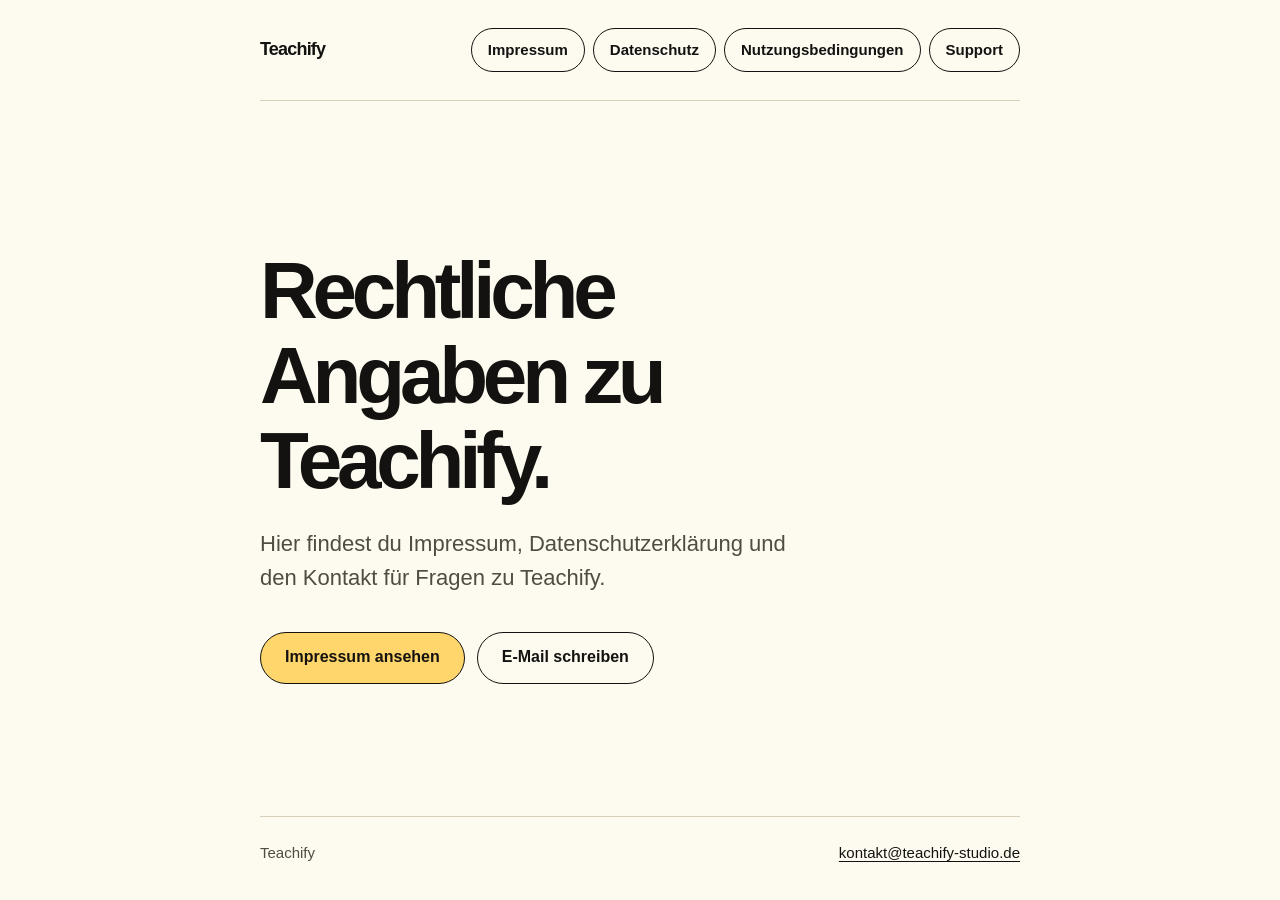
<file: index.html>
<!doctype html>
<html lang="de">
<head>
  <meta charset="utf-8">
  <meta name="viewport" content="width=device-width, initial-scale=1">
  <meta name="description" content="Impressum, Datenschutz und Kontakt für Teachify.">
  <title>Teachify – Impressum und Kontakt</title>
  <link rel="stylesheet" href="./styles.css">
</head>
<body>
  <div class="page">
    <header class="masthead">
      <a class="brand" href="./" aria-label="Teachify – Startseite">Teachify</a>
      <nav aria-label="Seitennavigation">
        <a class="nav-link" href="./impressum/">Impressum</a>
        <a class="nav-link" href="./datenschutz/">Datenschutz</a>
        <a class="nav-link" href="./nutzungsbedingungen/">Nutzungsbedingungen</a>
        <a class="nav-link" href="./support/">Support</a>
      </nav>
    </header>
    <main>
      <div class="hero">
        <h1>Rechtliche Angaben zu Teachify.</h1>
        <p>Hier findest du Impressum, Datenschutzerklärung und den Kontakt für Fragen zu Teachify.</p>
        <div class="actions">
          <a class="button" href="./impressum/">Impressum ansehen</a>
          <a class="button secondary" href="mailto:kontakt@teachify-studio.de">E-Mail schreiben</a>
        </div>
      </div>
    </main>
    <footer class="footer">
      <span>Teachify</span>
      <a href="mailto:kontakt@teachify-studio.de">kontakt@teachify-studio.de</a>
    </footer>
  </div>
</body>
</html>
</file>
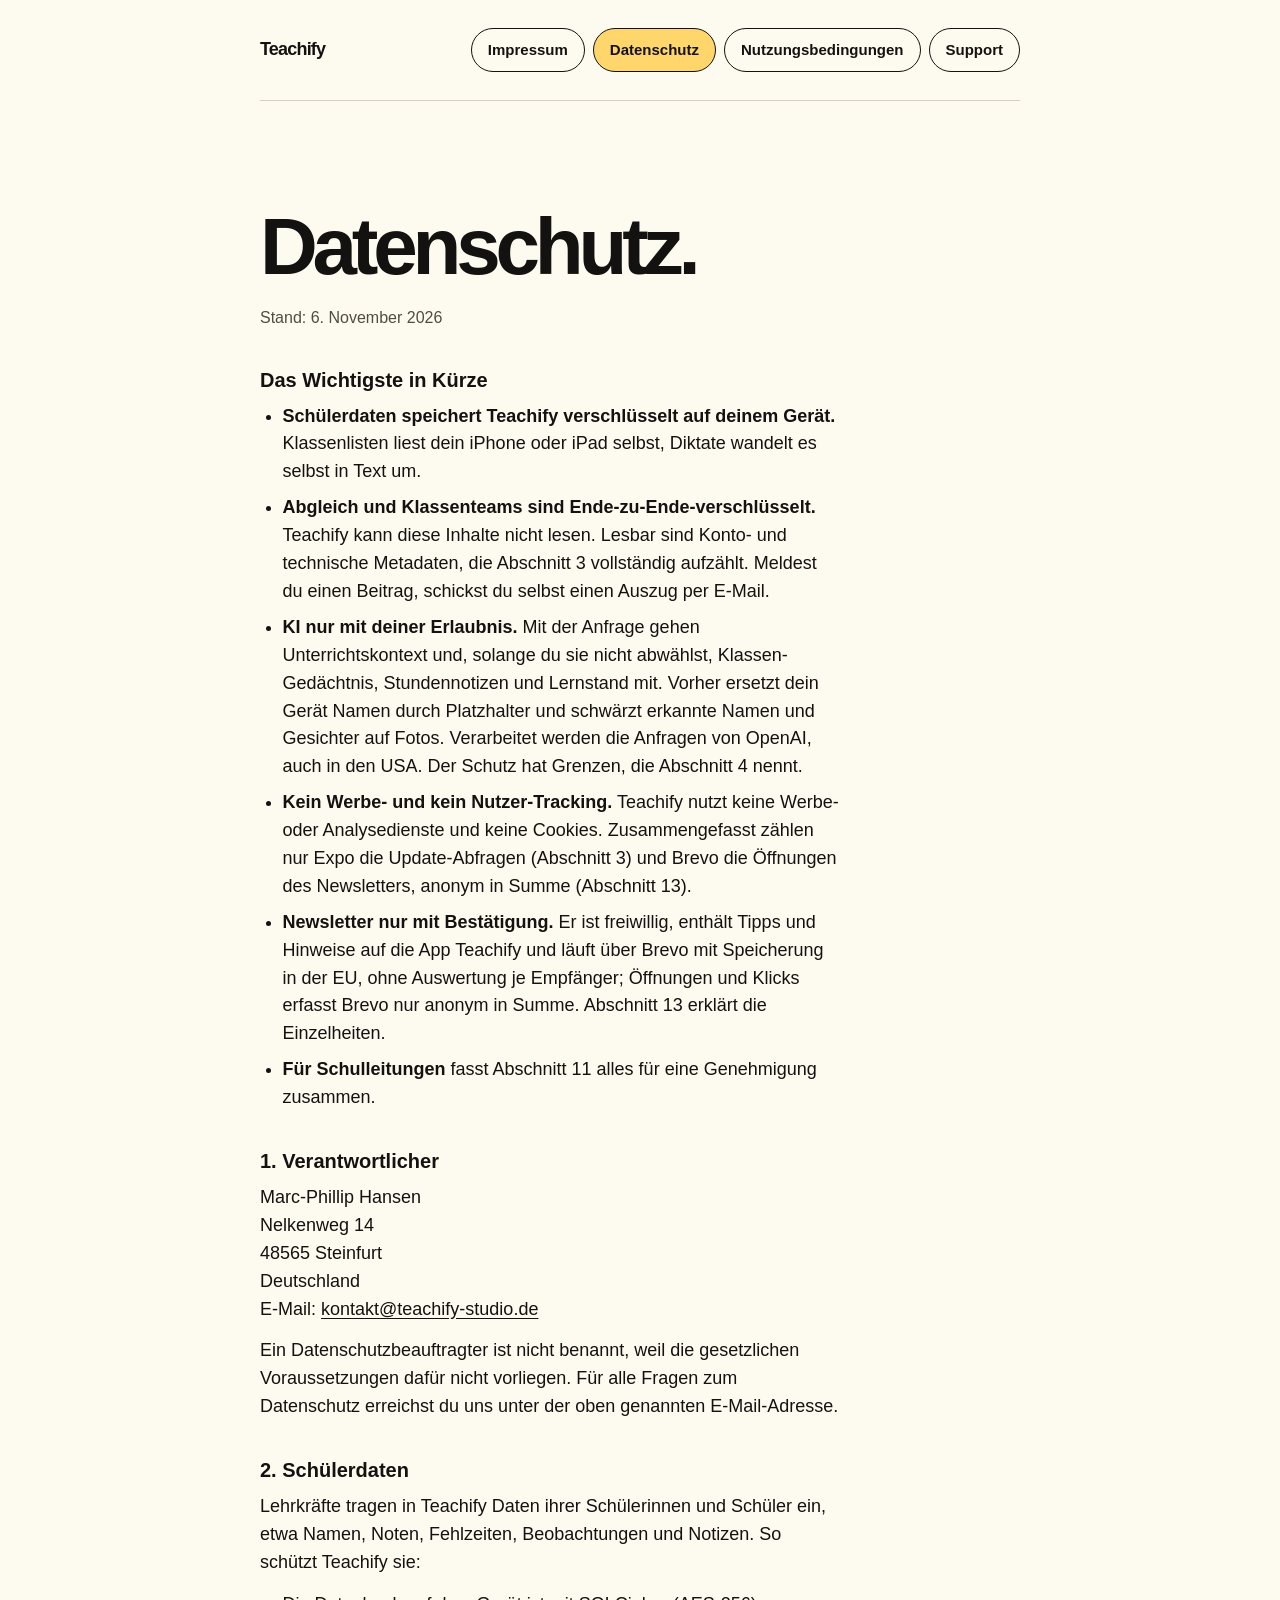
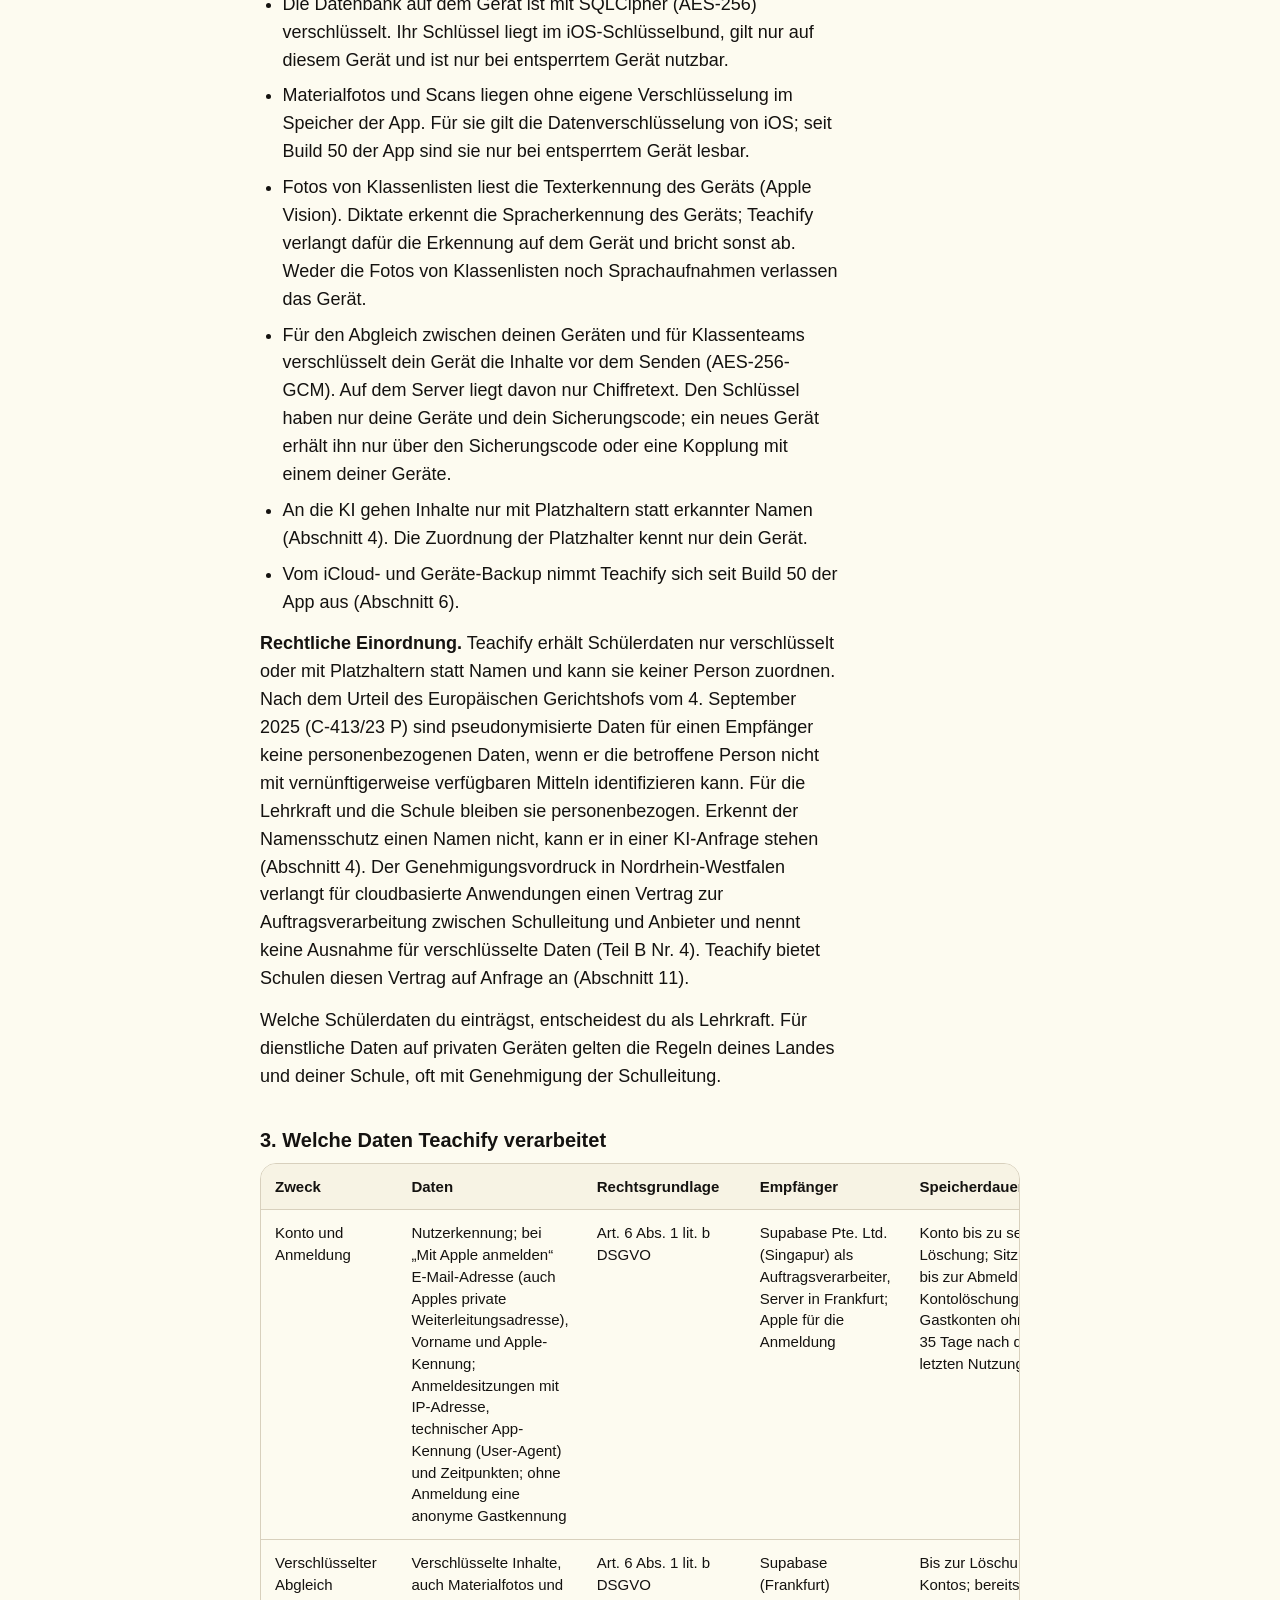
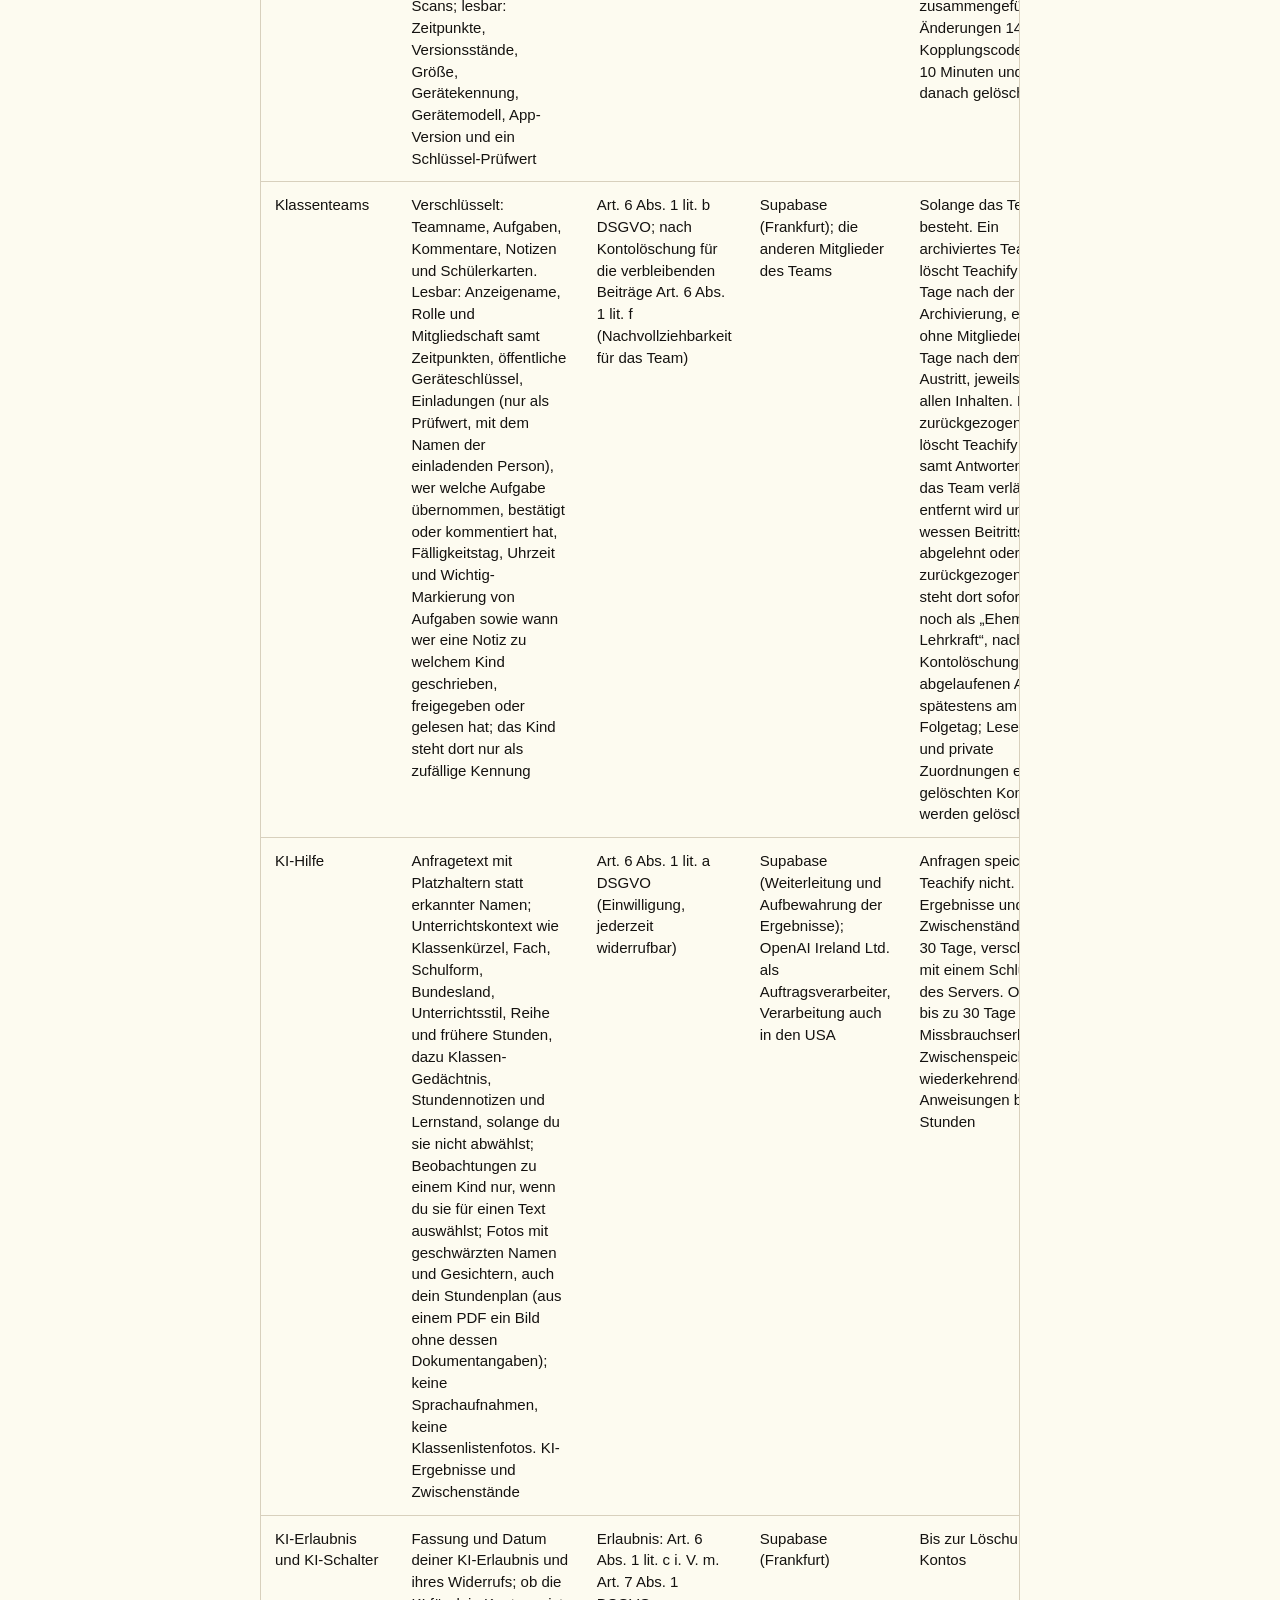
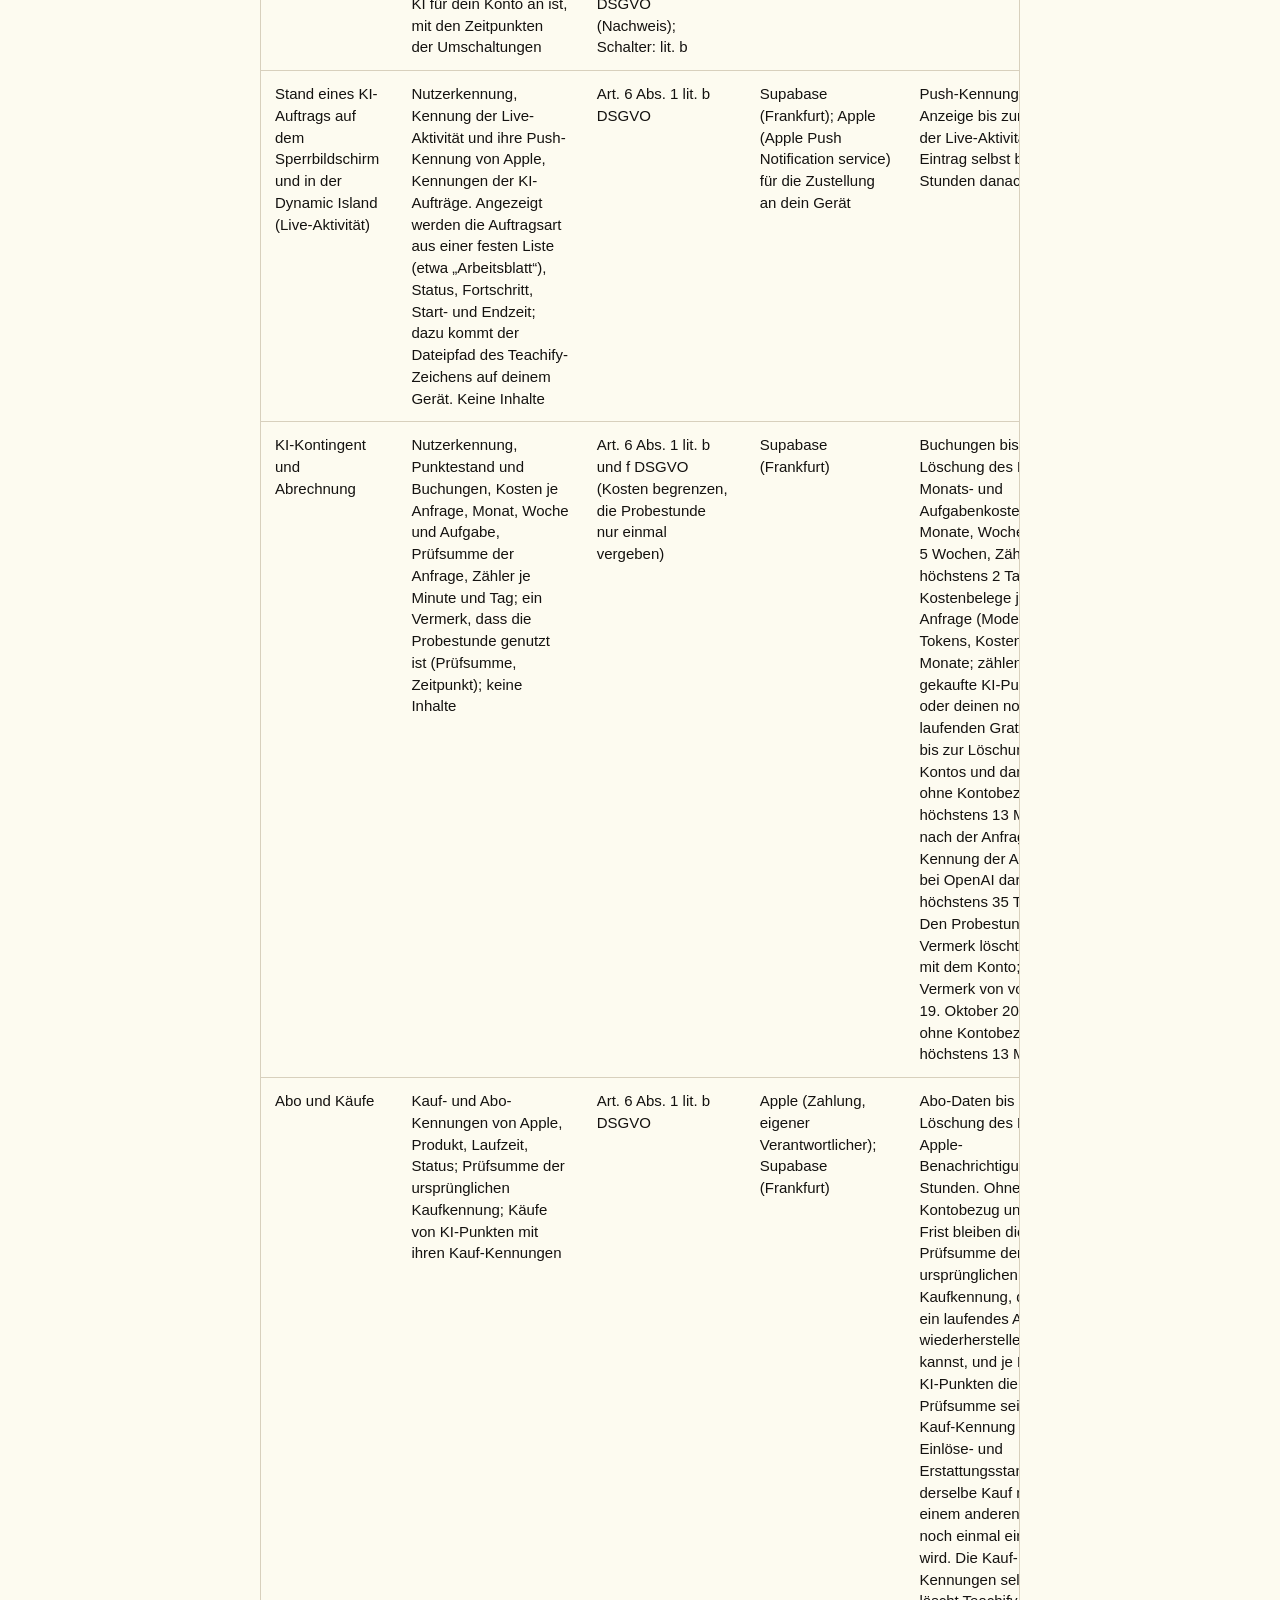
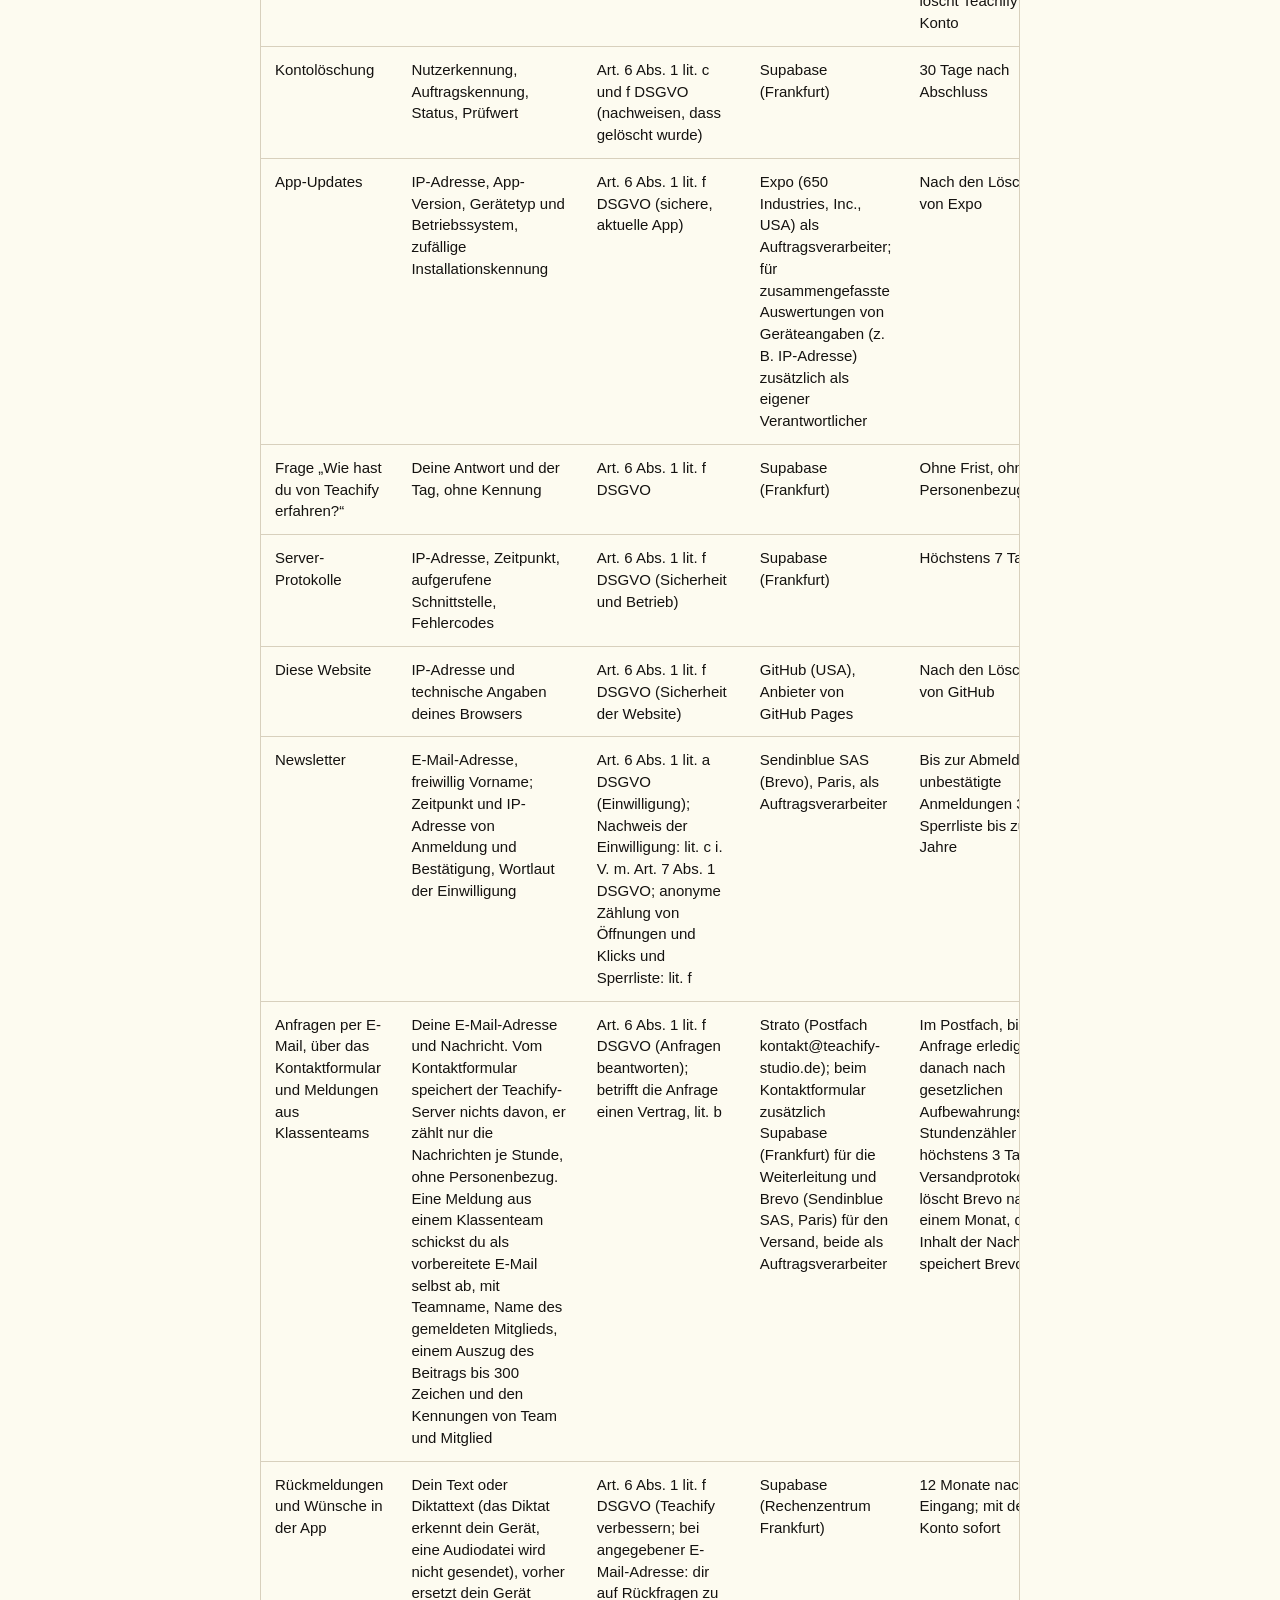
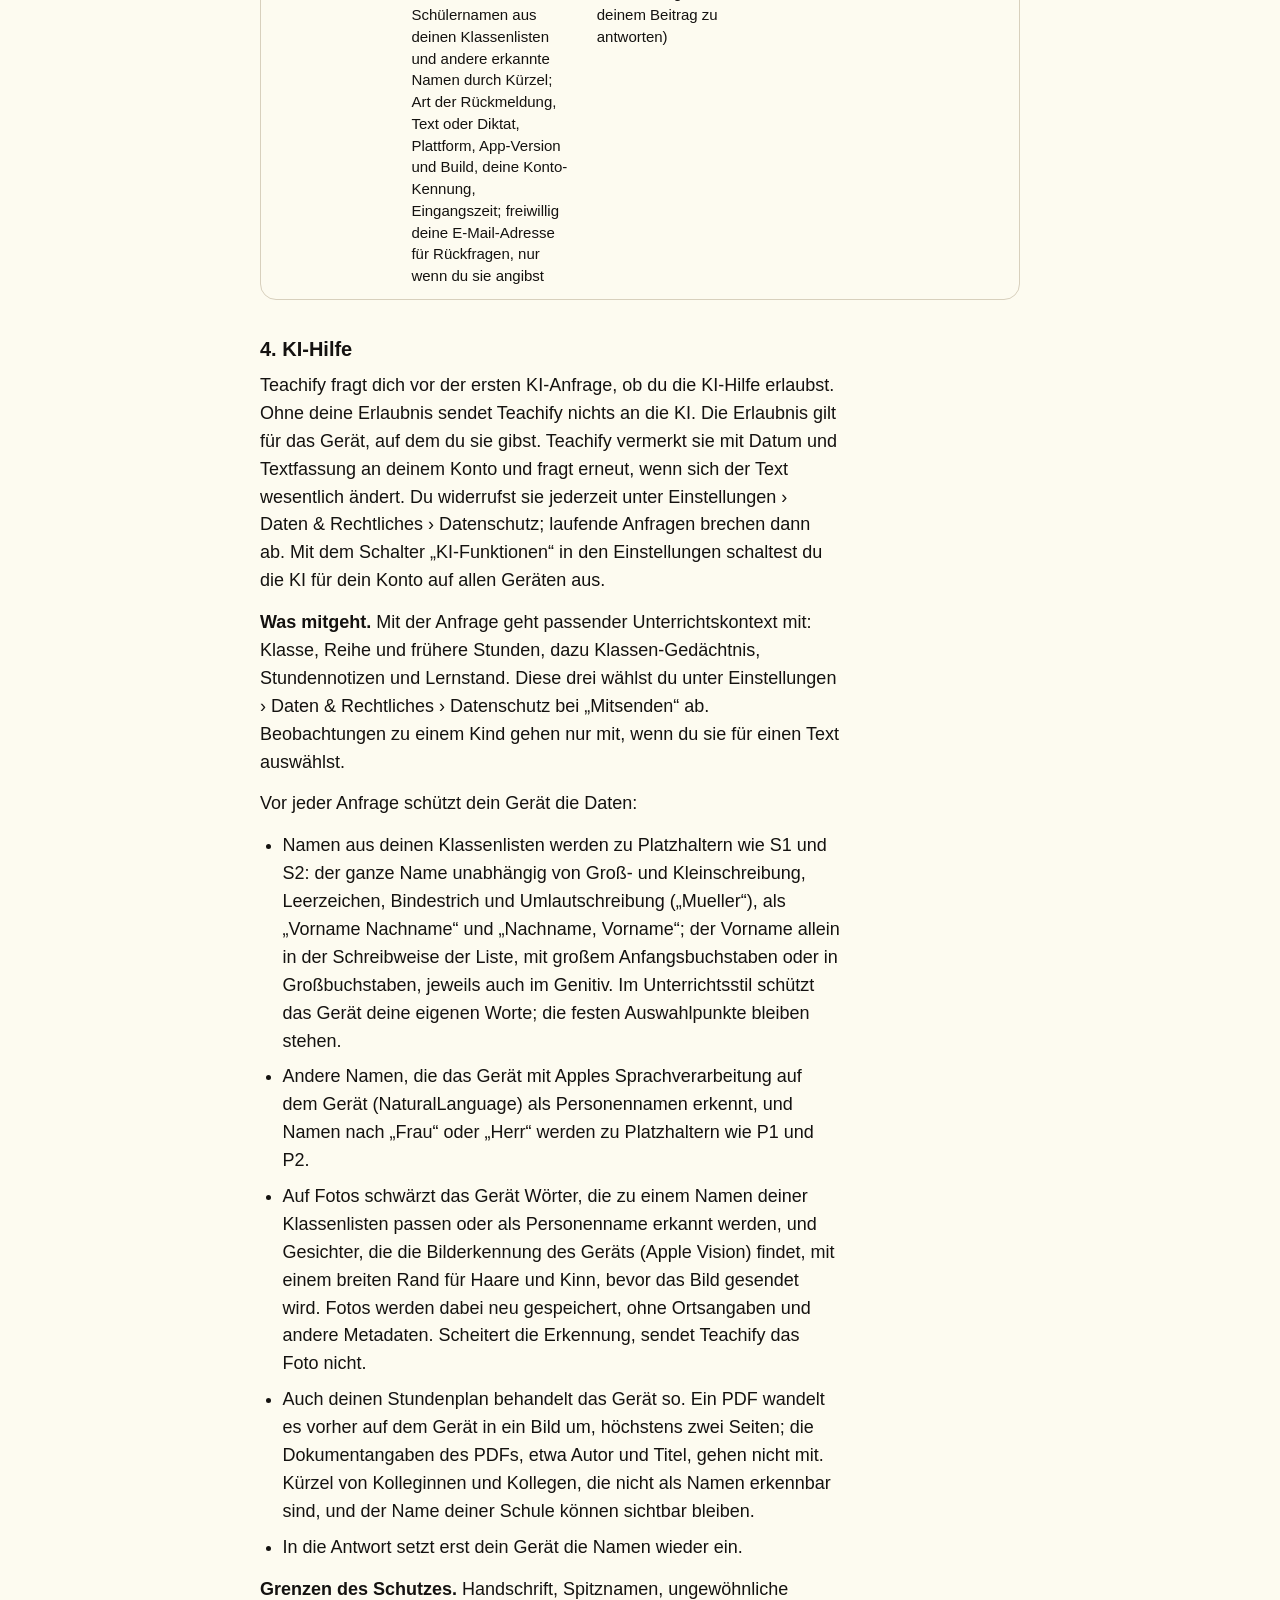
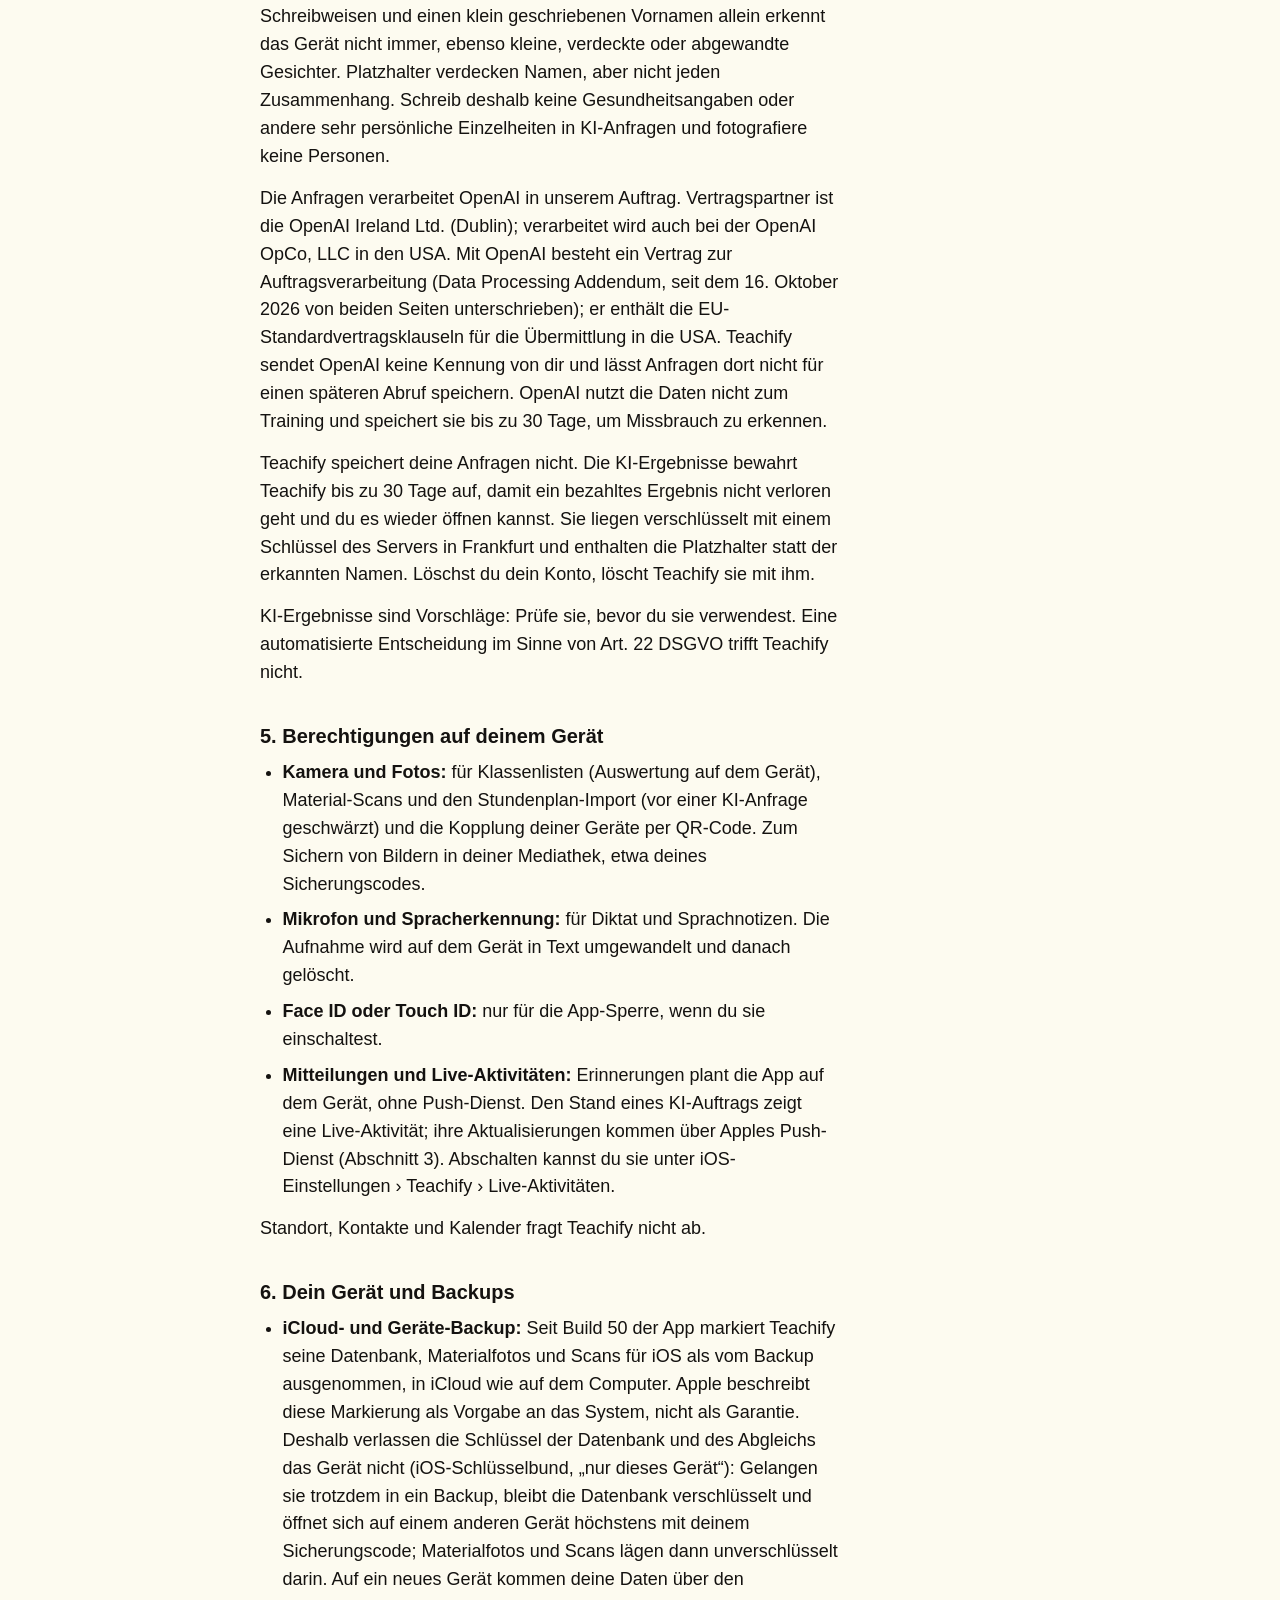
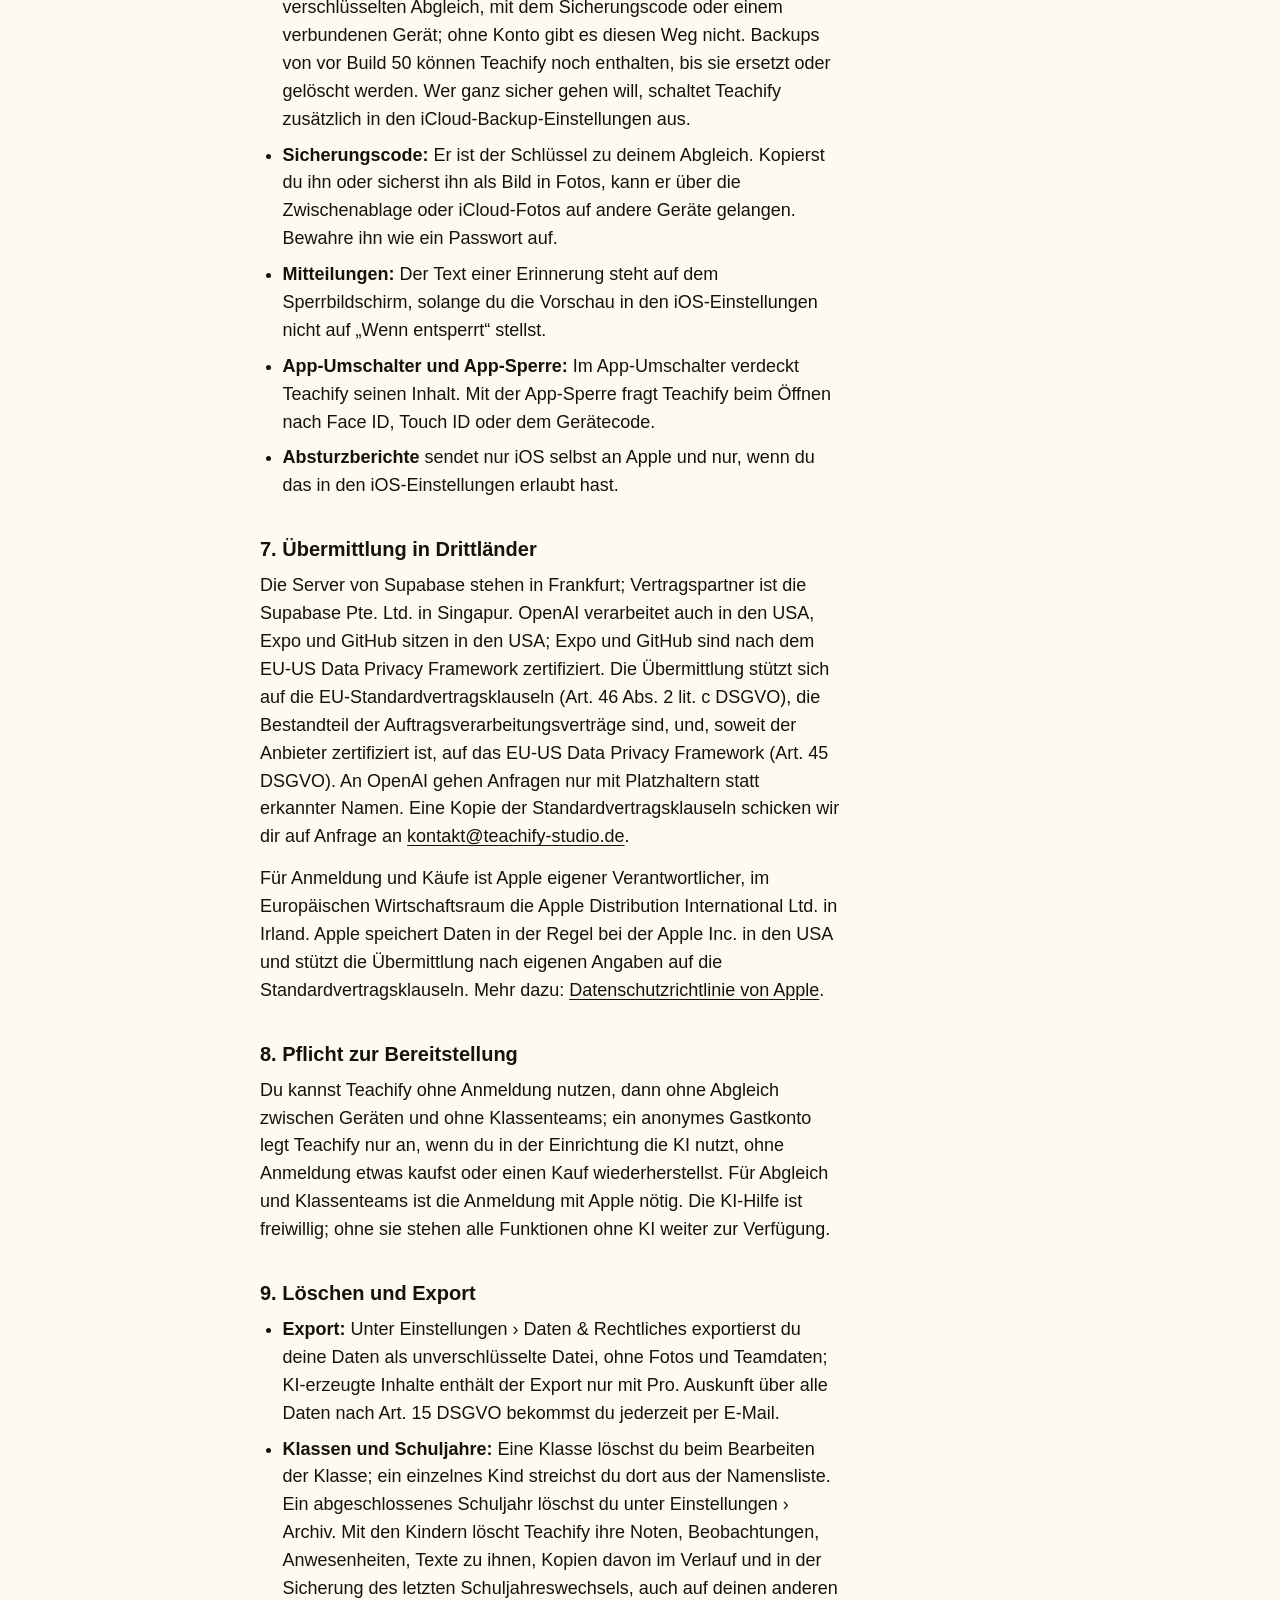
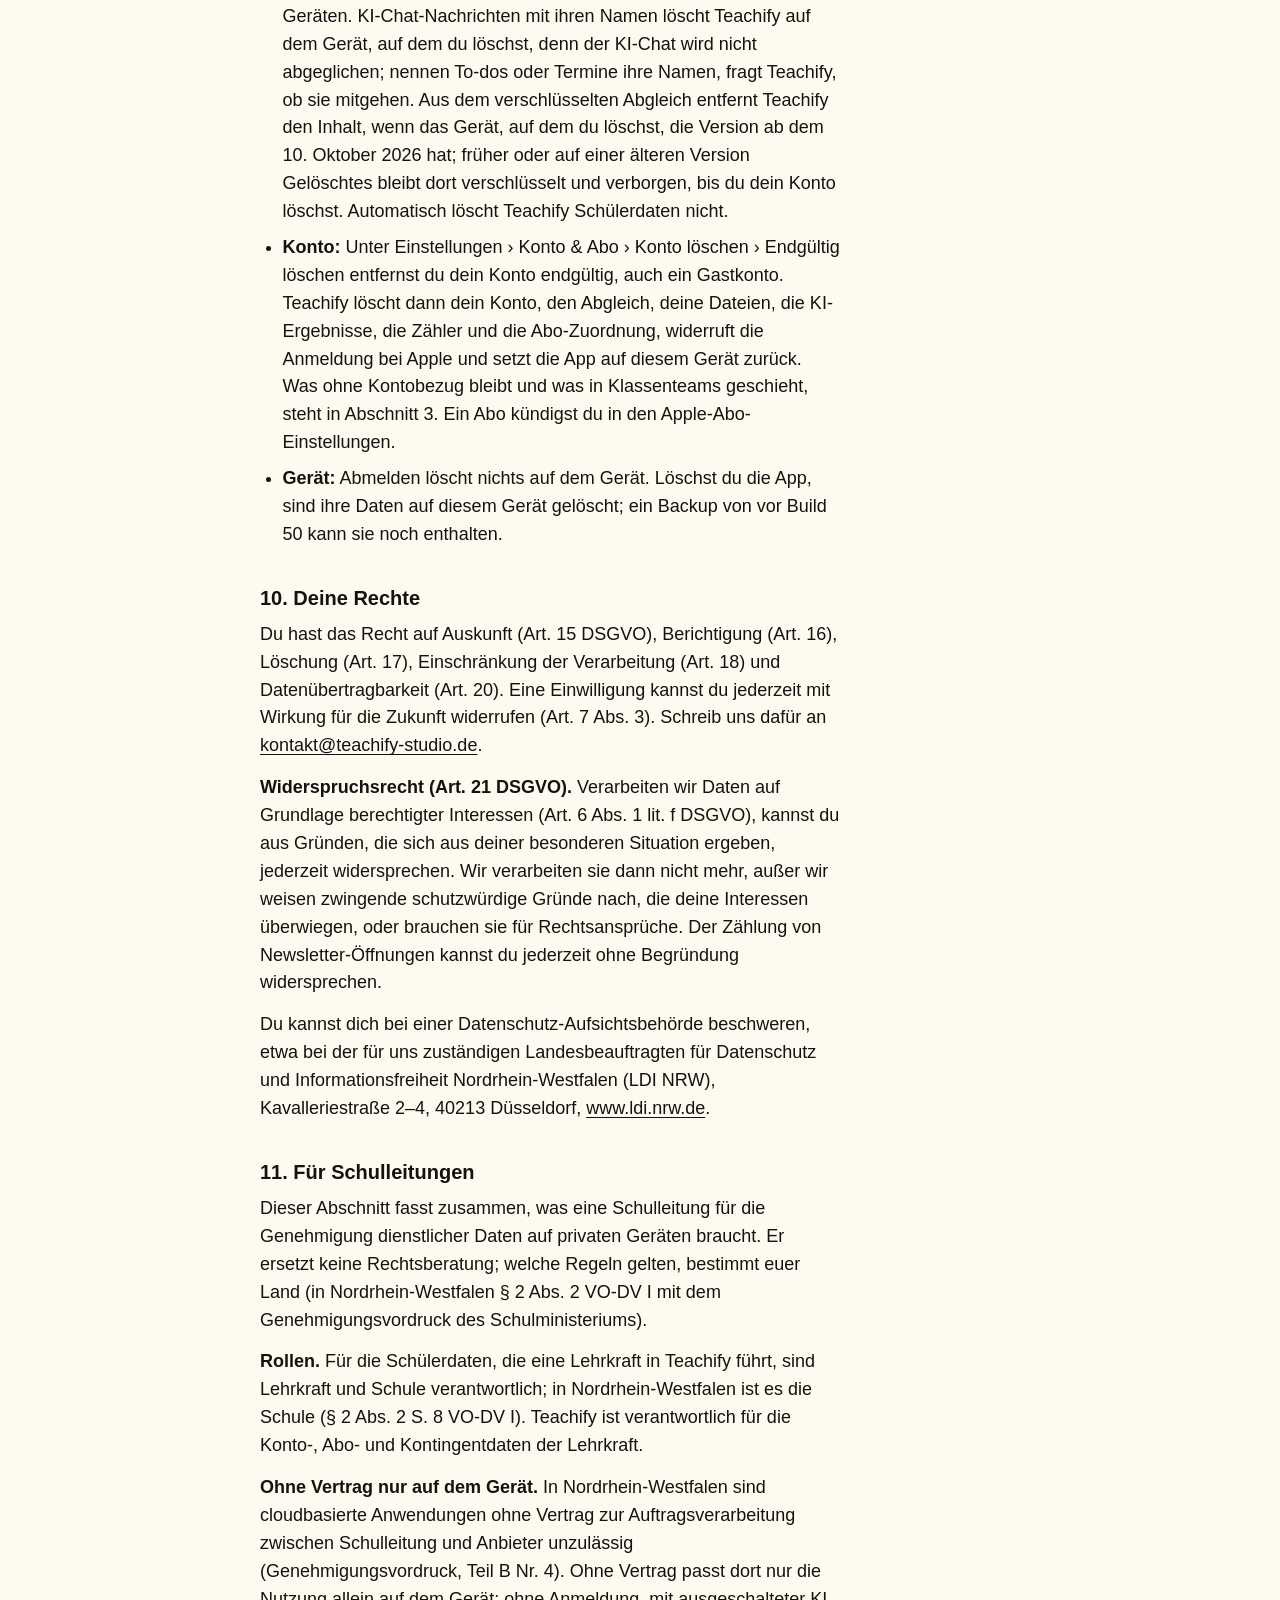
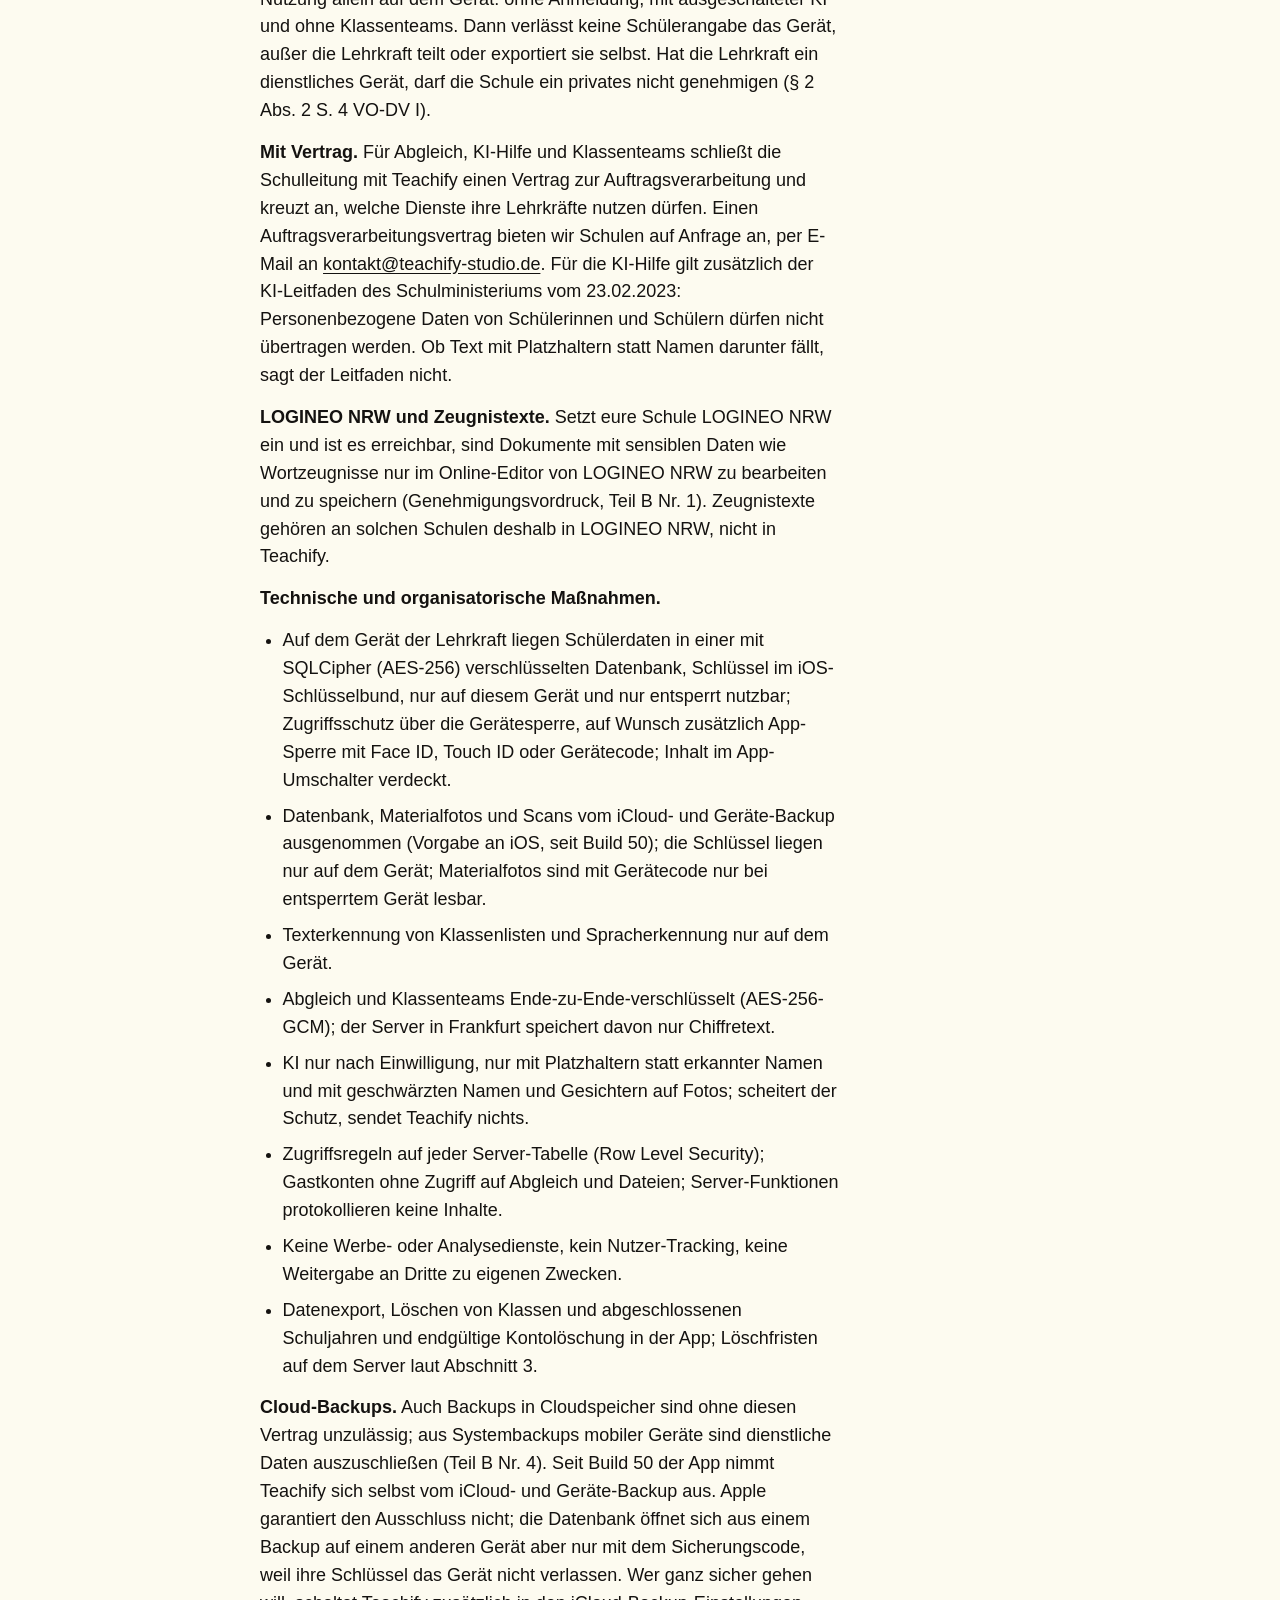
<file: datenschutz/index.html>
<!doctype html>
<html lang="de">
<head>
  <meta charset="utf-8">
  <meta name="viewport" content="width=device-width, initial-scale=1">
  <meta name="description" content="Datenschutzerklärung für die App Teachify, mit Hinweisen für Lehrkräfte und Schulleitungen.">
  <title>Datenschutz – Teachify</title>
  <link rel="stylesheet" href="../styles.css">
</head>
<body>
  <div class="page">
    <header class="masthead">
      <a class="brand" href="../" aria-label="Teachify – Startseite">Teachify</a>
      <nav aria-label="Seitennavigation">
        <a class="nav-link" href="../impressum/">Impressum</a>
        <a class="nav-link" href="./" aria-current="page">Datenschutz</a>
        <a class="nav-link" href="../nutzungsbedingungen/">Nutzungsbedingungen</a>
        <a class="nav-link" href="../support/">Support</a>
      </nav>
    </header>
    <main class="document">
      <h1>Datenschutz.</h1>
      <p class="stand">Stand: 6. November 2026</p>

      <section aria-labelledby="kurz">
        <h2 id="kurz">Das Wichtigste in Kürze</h2>
        <ul>
          <li><strong>Schülerdaten speichert Teachify verschlüsselt auf deinem Gerät.</strong> Klassenlisten liest dein iPhone oder iPad selbst, Diktate wandelt es selbst in Text um.</li>
          <li><strong>Abgleich und Klassenteams sind Ende-zu-Ende-verschlüsselt.</strong> Teachify kann diese Inhalte nicht lesen. Lesbar sind Konto- und technische Metadaten, die Abschnitt 3 vollständig aufzählt. Meldest du einen Beitrag, schickst du selbst einen Auszug per E-Mail.</li>
          <li><strong>KI nur mit deiner Erlaubnis.</strong> Mit der Anfrage gehen Unterrichtskontext und, solange du sie nicht abwählst, Klassen-Gedächtnis, Stundennotizen und Lernstand mit. Vorher ersetzt dein Gerät Namen durch Platzhalter und schwärzt erkannte Namen und Gesichter auf Fotos. Verarbeitet werden die Anfragen von OpenAI, auch in den USA. Der Schutz hat Grenzen, die Abschnitt 4 nennt.</li>
          <li><strong>Kein Werbe- und kein Nutzer-Tracking.</strong> Teachify nutzt keine Werbe- oder Analysedienste und keine Cookies. Zusammengefasst zählen nur Expo die Update-Abfragen (Abschnitt 3) und Brevo die Öffnungen des Newsletters, anonym in Summe (Abschnitt 13).</li>
          <li><strong>Newsletter nur mit Bestätigung.</strong> Er ist freiwillig, enthält Tipps und Hinweise auf die App Teachify und läuft über Brevo mit Speicherung in der EU, ohne Auswertung je Empfänger; Öffnungen und Klicks erfasst Brevo nur anonym in Summe. Abschnitt 13 erklärt die Einzelheiten.</li>
          <li><strong>Für Schulleitungen</strong> fasst Abschnitt 11 alles für eine Genehmigung zusammen.</li>
        </ul>
      </section>

      <section aria-labelledby="verantwortlich">
        <h2 id="verantwortlich">1. Verantwortlicher</h2>
        <address>
          Marc-Phillip Hansen<br>
          Nelkenweg 14<br>
          48565 Steinfurt<br>
          Deutschland<br>
          E-Mail: <a href="mailto:kontakt@teachify-studio.de">kontakt@teachify-studio.de</a>
        </address>
        <p>Ein Datenschutzbeauftragter ist nicht benannt, weil die gesetzlichen Voraussetzungen dafür nicht vorliegen. Für alle Fragen zum Datenschutz erreichst du uns unter der oben genannten E-Mail-Adresse.</p>
      </section>

      <section aria-labelledby="schuelerdaten">
        <h2 id="schuelerdaten">2. Schülerdaten</h2>
        <p>Lehrkräfte tragen in Teachify Daten ihrer Schülerinnen und Schüler ein, etwa Namen, Noten, Fehlzeiten, Beobachtungen und Notizen. So schützt Teachify sie:</p>
        <ul>
          <li>Die Datenbank auf dem Gerät ist mit SQLCipher (AES-256) verschlüsselt. Ihr Schlüssel liegt im iOS-Schlüsselbund, gilt nur auf diesem Gerät und ist nur bei entsperrtem Gerät nutzbar.</li>
          <li>Materialfotos und Scans liegen ohne eigene Verschlüsselung im Speicher der App. Für sie gilt die Datenverschlüsselung von iOS; seit Build 50 der App sind sie nur bei entsperrtem Gerät lesbar.</li>
          <li>Fotos von Klassenlisten liest die Texterkennung des Geräts (Apple Vision). Diktate erkennt die Spracherkennung des Geräts; Teachify verlangt dafür die Erkennung auf dem Gerät und bricht sonst ab. Weder die Fotos von Klassenlisten noch Sprachaufnahmen verlassen das Gerät.</li>
          <li>Für den Abgleich zwischen deinen Geräten und für Klassenteams verschlüsselt dein Gerät die Inhalte vor dem Senden (AES-256-GCM). Auf dem Server liegt davon nur Chiffretext. Den Schlüssel haben nur deine Geräte und dein Sicherungscode; ein neues Gerät erhält ihn nur über den Sicherungscode oder eine Kopplung mit einem deiner Geräte.</li>
          <li>An die KI gehen Inhalte nur mit Platzhaltern statt erkannter Namen (Abschnitt 4). Die Zuordnung der Platzhalter kennt nur dein Gerät.</li>
          <li>Vom iCloud- und Geräte-Backup nimmt Teachify sich seit Build 50 der App aus (Abschnitt 6).</li>
        </ul>
        <p><strong>Rechtliche Einordnung.</strong> Teachify erhält Schülerdaten nur verschlüsselt oder mit Platzhaltern statt Namen und kann sie keiner Person zuordnen. Nach dem Urteil des Europäischen Gerichtshofs vom 4. September 2025 (C-413/23 P) sind pseudonymisierte Daten für einen Empfänger keine personenbezogenen Daten, wenn er die betroffene Person nicht mit vernünftigerweise verfügbaren Mitteln identifizieren kann. Für die Lehrkraft und die Schule bleiben sie personenbezogen. Erkennt der Namensschutz einen Namen nicht, kann er in einer KI-Anfrage stehen (Abschnitt 4). Der Genehmigungsvordruck in Nordrhein-Westfalen verlangt für cloudbasierte Anwendungen einen Vertrag zur Auftragsverarbeitung zwischen Schulleitung und Anbieter und nennt keine Ausnahme für verschlüsselte Daten (Teil B Nr. 4). Teachify bietet Schulen diesen Vertrag auf Anfrage an (Abschnitt 11).</p>
        <p>Welche Schülerdaten du einträgst, entscheidest du als Lehrkraft. Für dienstliche Daten auf privaten Geräten gelten die Regeln deines Landes und deiner Schule, oft mit Genehmigung der Schulleitung.</p>
      </section>

      <section aria-labelledby="verarbeitungen">
        <h2 id="verarbeitungen">3. Welche Daten Teachify verarbeitet</h2>
        <div class="tabelle" role="region" aria-label="Übersicht der Verarbeitungen" tabindex="0">
          <table>
            <thead>
              <tr><th scope="col">Zweck</th><th scope="col">Daten</th><th scope="col">Rechtsgrundlage</th><th scope="col">Empfänger</th><th scope="col">Speicherdauer</th></tr>
            </thead>
            <tbody>
              <tr>
                <td>Konto und Anmeldung</td>
                <td>Nutzerkennung; bei „Mit Apple anmelden“ E-Mail-Adresse (auch Apples private Weiterleitungsadresse), Vorname und Apple-Kennung; Anmeldesitzungen mit IP-Adresse, technischer App-Kennung (User-Agent) und Zeitpunkten; ohne Anmeldung eine anonyme Gastkennung</td>
                <td>Art. 6 Abs. 1 lit. b DSGVO</td>
                <td>Supabase Pte. Ltd. (Singapur) als Auftragsverarbeiter, Server in Frankfurt; Apple für die Anmeldung</td>
                <td>Konto bis zu seiner Löschung; Sitzungen bis zur Abmeldung oder Kontolöschung; Gastkonten ohne Abo 35 Tage nach der letzten Nutzung</td>
              </tr>
              <tr>
                <td>Verschlüsselter Abgleich</td>
                <td>Verschlüsselte Inhalte, auch Materialfotos und Scans; lesbar: Zeitpunkte, Versionsstände, Größe, Gerätekennung, Gerätemodell, App-Version und ein Schlüssel-Prüfwert</td>
                <td>Art. 6 Abs. 1 lit. b DSGVO</td>
                <td>Supabase (Frankfurt)</td>
                <td>Bis zur Löschung des Kontos; bereits zusammengeführte Änderungen 14 Tage; Kopplungscodes gelten 10 Minuten und werden danach gelöscht</td>
              </tr>
              <tr>
                <td>Klassenteams</td>
                <td>Verschlüsselt: Teamname, Aufgaben, Kommentare, Notizen und Schülerkarten. Lesbar: Anzeigename, Rolle und Mitgliedschaft samt Zeitpunkten, öffentliche Geräteschlüssel, Einladungen (nur als Prüfwert, mit dem Namen der einladenden Person), wer welche Aufgabe übernommen, bestätigt oder kommentiert hat, Fälligkeitstag, Uhrzeit und Wichtig-Markierung von Aufgaben sowie wann wer eine Notiz zu welchem Kind geschrieben, freigegeben oder gelesen hat; das Kind steht dort nur als zufällige Kennung</td>
                <td>Art. 6 Abs. 1 lit. b DSGVO; nach Kontolöschung für die verbleibenden Beiträge Art. 6 Abs. 1 lit. f (Nachvollziehbarkeit für das Team)</td>
                <td>Supabase (Frankfurt); die anderen Mitglieder des Teams</td>
                <td>Solange das Team besteht. Ein archiviertes Team löscht Teachify 365 Tage nach der Archivierung, ein Team ohne Mitglieder 30 Tage nach dem letzten Austritt, jeweils mit allen Inhalten. Eine zurückgezogene Notiz löscht Teachify sofort samt Antworten. Wer das Team verlässt oder entfernt wird und wessen Beitrittsanfrage abgelehnt oder zurückgezogen wird, steht dort sofort nur noch als „Ehemalige Lehrkraft“, nach einer Kontolöschung oder abgelaufenen Anfrage spätestens am Folgetag; Lesestände und private Zuordnungen eines gelöschten Kontos werden gelöscht</td>
              </tr>
              <tr>
                <td>KI-Hilfe</td>
                <td>Anfragetext mit Platzhaltern statt erkannter Namen; Unterrichtskontext wie Klassenkürzel, Fach, Schulform, Bundesland, Unterrichtsstil, Reihe und frühere Stunden, dazu Klassen-Gedächtnis, Stundennotizen und Lernstand, solange du sie nicht abwählst; Beobachtungen zu einem Kind nur, wenn du sie für einen Text auswählst; Fotos mit geschwärzten Namen und Gesichtern, auch dein Stundenplan (aus einem PDF ein Bild ohne dessen Dokumentangaben); keine Sprachaufnahmen, keine Klassenlistenfotos. KI-Ergebnisse und Zwischenstände</td>
                <td>Art. 6 Abs. 1 lit. a DSGVO (Einwilligung, jederzeit widerrufbar)</td>
                <td>Supabase (Weiterleitung und Aufbewahrung der Ergebnisse); OpenAI Ireland Ltd. als Auftragsverarbeiter, Verarbeitung auch in den USA</td>
                <td>Anfragen speichert Teachify nicht. KI-Ergebnisse und Zwischenstände bis zu 30 Tage, verschlüsselt mit einem Schlüssel des Servers. OpenAI bis zu 30 Tage zur Missbrauchserkennung, Zwischenspeicher für wiederkehrende Anweisungen bis zu 24 Stunden</td>
              </tr>
              <tr>
                <td>KI-Erlaubnis und KI-Schalter</td>
                <td>Fassung und Datum deiner KI-Erlaubnis und ihres Widerrufs; ob die KI für dein Konto an ist, mit den Zeitpunkten der Umschaltungen</td>
                <td>Erlaubnis: Art. 6 Abs. 1 lit. c i. V. m. Art. 7 Abs. 1 DSGVO (Nachweis); Schalter: lit. b</td>
                <td>Supabase (Frankfurt)</td>
                <td>Bis zur Löschung des Kontos</td>
              </tr>
              <tr>
                <td>Stand eines KI-Auftrags auf dem Sperrbildschirm und in der Dynamic Island (Live-Aktivität)</td>
                <td>Nutzerkennung, Kennung der Live-Aktivität und ihre Push-Kennung von Apple, Kennungen der KI-Aufträge. Angezeigt werden die Auftragsart aus einer festen Liste (etwa „Arbeitsblatt“), Status, Fortschritt, Start- und Endzeit; dazu kommt der Dateipfad des Teachify-Zeichens auf deinem Gerät. Keine Inhalte</td>
                <td>Art. 6 Abs. 1 lit. b DSGVO</td>
                <td>Supabase (Frankfurt); Apple (Apple Push Notification service) für die Zustellung an dein Gerät</td>
                <td>Push-Kennung und Anzeige bis zum Ende der Live-Aktivität, der Eintrag selbst bis 24 Stunden danach</td>
              </tr>
              <tr>
                <td>KI-Kontingent und Abrechnung</td>
                <td>Nutzerkennung, Punktestand und Buchungen, Kosten je Anfrage, Monat, Woche und Aufgabe, Prüfsumme der Anfrage, Zähler je Minute und Tag; ein Vermerk, dass die Probestunde genutzt ist (Prüfsumme, Zeitpunkt); keine Inhalte</td>
                <td>Art. 6 Abs. 1 lit. b und f DSGVO (Kosten begrenzen, die Probestunde nur einmal vergeben)</td>
                <td>Supabase (Frankfurt)</td>
                <td>Buchungen bis zur Löschung des Kontos; Monats- und Aufgabenkosten 13 Monate, Wochenkosten 5 Wochen, Zähler höchstens 2 Tage. Kostenbelege je Anfrage (Modell, Tokens, Kosten) 13 Monate; zählen sie auf gekaufte KI-Punkte oder deinen noch laufenden Gratis-Start, bis zur Löschung des Kontos und danach ohne Kontobezug höchstens 13 Monate nach der Anfrage. Die Kennung der Anfrage bei OpenAI darin höchstens 35 Tage. Den Probestunden-Vermerk löscht Teachify mit dem Konto; ein Vermerk von vor dem 19. Oktober 2026 bleibt ohne Kontobezug höchstens 13 Monate</td>
              </tr>
              <tr>
                <td>Abo und Käufe</td>
                <td>Kauf- und Abo-Kennungen von Apple, Produkt, Laufzeit, Status; Prüfsumme der ursprünglichen Kaufkennung; Käufe von KI-Punkten mit ihren Kauf-Kennungen</td>
                <td>Art. 6 Abs. 1 lit. b DSGVO</td>
                <td>Apple (Zahlung, eigener Verantwortlicher); Supabase (Frankfurt)</td>
                <td>Abo-Daten bis zur Löschung des Kontos; Apple-Benachrichtigungen 47 Stunden. Ohne Kontobezug und ohne Frist bleiben die Prüfsumme der ursprünglichen Kaufkennung, damit du ein laufendes Abo wiederherstellen kannst, und je Kauf von KI-Punkten die Prüfsumme seiner Kauf-Kennung mit Einlöse- und Erstattungsstand, damit derselbe Kauf nicht in einem anderen Konto noch einmal eingelöst wird. Die Kauf-Kennungen selbst löscht Teachify mit dem Konto</td>
              </tr>
              <tr>
                <td>Kontolöschung</td>
                <td>Nutzerkennung, Auftragskennung, Status, Prüfwert</td>
                <td>Art. 6 Abs. 1 lit. c und f DSGVO (nachweisen, dass gelöscht wurde)</td>
                <td>Supabase (Frankfurt)</td>
                <td>30 Tage nach Abschluss</td>
              </tr>
              <tr>
                <td>App-Updates</td>
                <td>IP-Adresse, App-Version, Gerätetyp und Betriebssystem, zufällige Installationskennung</td>
                <td>Art. 6 Abs. 1 lit. f DSGVO (sichere, aktuelle App)</td>
                <td>Expo (650 Industries, Inc., USA) als Auftragsverarbeiter; für zusammengefasste Auswertungen von Geräteangaben (z. B. IP-Adresse) zusätzlich als eigener Verantwortlicher</td>
                <td>Nach den Löschfristen von Expo</td>
              </tr>
              <tr>
                <td>Frage „Wie hast du von Teachify erfahren?“</td>
                <td>Deine Antwort und der Tag, ohne Kennung</td>
                <td>Art. 6 Abs. 1 lit. f DSGVO</td>
                <td>Supabase (Frankfurt)</td>
                <td>Ohne Frist, ohne Personenbezug</td>
              </tr>
              <tr>
                <td>Server-Protokolle</td>
                <td>IP-Adresse, Zeitpunkt, aufgerufene Schnittstelle, Fehlercodes</td>
                <td>Art. 6 Abs. 1 lit. f DSGVO (Sicherheit und Betrieb)</td>
                <td>Supabase (Frankfurt)</td>
                <td>Höchstens 7 Tage</td>
              </tr>
              <tr>
                <td>Diese Website</td>
                <td>IP-Adresse und technische Angaben deines Browsers</td>
                <td>Art. 6 Abs. 1 lit. f DSGVO (Sicherheit der Website)</td>
                <td>GitHub (USA), Anbieter von GitHub Pages</td>
                <td>Nach den Löschfristen von GitHub</td>
              </tr>
              <tr>
                <td>Newsletter</td>
                <td>E-Mail-Adresse, freiwillig Vorname; Zeitpunkt und IP-Adresse von Anmeldung und Bestätigung, Wortlaut der Einwilligung</td>
                <td>Art. 6 Abs. 1 lit. a DSGVO (Einwilligung); Nachweis der Einwilligung: lit. c i. V. m. Art. 7 Abs. 1 DSGVO; anonyme Zählung von Öffnungen und Klicks und Sperrliste: lit. f</td>
                <td>Sendinblue SAS (Brevo), Paris, als Auftragsverarbeiter</td>
                <td>Bis zur Abmeldung; unbestätigte Anmeldungen 30 Tage; Sperrliste bis zu 3 Jahre</td>
              </tr>
              <tr>
                <td>Anfragen per E-Mail, über das Kontaktformular und Meldungen aus Klassenteams</td>
                <td>Deine E-Mail-Adresse und Nachricht. Vom Kontaktformular speichert der Teachify-Server nichts davon, er zählt nur die Nachrichten je Stunde, ohne Personenbezug. Eine Meldung aus einem Klassenteam schickst du als vorbereitete E-Mail selbst ab, mit Teamname, Name des gemeldeten Mitglieds, einem Auszug des Beitrags bis 300 Zeichen und den Kennungen von Team und Mitglied</td>
                <td>Art. 6 Abs. 1 lit. f DSGVO (Anfragen beantworten); betrifft die Anfrage einen Vertrag, lit. b</td>
                <td>Strato (Postfach kontakt@teachify-studio.de); beim Kontaktformular zusätzlich Supabase (Frankfurt) für die Weiterleitung und Brevo (Sendinblue SAS, Paris) für den Versand, beide als Auftragsverarbeiter</td>
                <td>Im Postfach, bis die Anfrage erledigt ist, danach nach gesetzlichen Aufbewahrungsfristen; Stundenzähler höchstens 3 Tage; Versandprotokolle löscht Brevo nach einem Monat, den Inhalt der Nachricht speichert Brevo nicht</td>
              </tr>
              <tr>
                <td>Rückmeldungen und Wünsche in der App</td>
                <td>Dein Text oder Diktattext (das Diktat erkennt dein Gerät, eine Audiodatei wird nicht gesendet), vorher ersetzt dein Gerät Schülernamen aus deinen Klassenlisten und andere erkannte Namen durch Kürzel; Art der Rückmeldung, Text oder Diktat, Plattform, App-Version und Build, deine Konto-Kennung, Eingangszeit; freiwillig deine E-Mail-Adresse für Rückfragen, nur wenn du sie angibst</td>
                <td>Art. 6 Abs. 1 lit. f DSGVO (Teachify verbessern; bei angegebener E-Mail-Adresse: dir auf Rückfragen zu deinem Beitrag zu antworten)</td>
                <td>Supabase (Rechenzentrum Frankfurt)</td>
                <td>12 Monate nach Eingang; mit deinem Konto sofort</td>
              </tr>
            </tbody>
          </table>
        </div>
      </section>

      <section aria-labelledby="ki">
        <h2 id="ki">4. KI-Hilfe</h2>
        <p>Teachify fragt dich vor der ersten KI-Anfrage, ob du die KI-Hilfe erlaubst. Ohne deine Erlaubnis sendet Teachify nichts an die KI. Die Erlaubnis gilt für das Gerät, auf dem du sie gibst. Teachify vermerkt sie mit Datum und Textfassung an deinem Konto und fragt erneut, wenn sich der Text wesentlich ändert. Du widerrufst sie jederzeit unter Einstellungen › Daten &amp; Rechtliches › Datenschutz; laufende Anfragen brechen dann ab. Mit dem Schalter „KI-Funktionen“ in den Einstellungen schaltest du die KI für dein Konto auf allen Geräten aus.</p>
        <p><strong>Was mitgeht.</strong> Mit der Anfrage geht passender Unterrichtskontext mit: Klasse, Reihe und frühere Stunden, dazu Klassen-Gedächtnis, Stundennotizen und Lernstand. Diese drei wählst du unter Einstellungen › Daten &amp; Rechtliches › Datenschutz bei „Mitsenden“ ab. Beobachtungen zu einem Kind gehen nur mit, wenn du sie für einen Text auswählst.</p>
        <p>Vor jeder Anfrage schützt dein Gerät die Daten:</p>
        <ul>
          <li>Namen aus deinen Klassenlisten werden zu Platzhaltern wie S1 und S2: der ganze Name unabhängig von Groß- und Kleinschreibung, Leerzeichen, Bindestrich und Umlautschreibung („Mueller“), als „Vorname Nachname“ und „Nachname, Vorname“; der Vorname allein in der Schreibweise der Liste, mit großem Anfangsbuchstaben oder in Großbuchstaben, jeweils auch im Genitiv. Im Unterrichtsstil schützt das Gerät deine eigenen Worte; die festen Auswahlpunkte bleiben stehen.</li>
          <li>Andere Namen, die das Gerät mit Apples Sprachverarbeitung auf dem Gerät (NaturalLanguage) als Personennamen erkennt, und Namen nach „Frau“ oder „Herr“ werden zu Platzhaltern wie P1 und P2.</li>
          <li>Auf Fotos schwärzt das Gerät Wörter, die zu einem Namen deiner Klassenlisten passen oder als Personenname erkannt werden, und Gesichter, die die Bilderkennung des Geräts (Apple Vision) findet, mit einem breiten Rand für Haare und Kinn, bevor das Bild gesendet wird. Fotos werden dabei neu gespeichert, ohne Ortsangaben und andere Metadaten. Scheitert die Erkennung, sendet Teachify das Foto nicht.</li>
          <li>Auch deinen Stundenplan behandelt das Gerät so. Ein PDF wandelt es vorher auf dem Gerät in ein Bild um, höchstens zwei Seiten; die Dokumentangaben des PDFs, etwa Autor und Titel, gehen nicht mit. Kürzel von Kolleginnen und Kollegen, die nicht als Namen erkennbar sind, und der Name deiner Schule können sichtbar bleiben.</li>
          <li>In die Antwort setzt erst dein Gerät die Namen wieder ein.</li>
        </ul>
        <p><strong>Grenzen des Schutzes.</strong> Handschrift, Spitznamen, ungewöhnliche Schreibweisen und einen klein geschriebenen Vornamen allein erkennt das Gerät nicht immer, ebenso kleine, verdeckte oder abgewandte Gesichter. Platzhalter verdecken Namen, aber nicht jeden Zusammenhang. Schreib deshalb keine Gesundheitsangaben oder andere sehr persönliche Einzelheiten in KI-Anfragen und fotografiere keine Personen.</p>
        <p>Die Anfragen verarbeitet OpenAI in unserem Auftrag. Vertragspartner ist die OpenAI Ireland Ltd. (Dublin); verarbeitet wird auch bei der OpenAI OpCo, LLC in den USA. Mit OpenAI besteht ein Vertrag zur Auftragsverarbeitung (Data Processing Addendum, seit dem 16. Oktober 2026 von beiden Seiten unterschrieben); er enthält die EU-Standardvertragsklauseln für die Übermittlung in die USA. Teachify sendet OpenAI keine Kennung von dir und lässt Anfragen dort nicht für einen späteren Abruf speichern. OpenAI nutzt die Daten nicht zum Training und speichert sie bis zu 30 Tage, um Missbrauch zu erkennen.</p>
        <p>Teachify speichert deine Anfragen nicht. Die KI-Ergebnisse bewahrt Teachify bis zu 30 Tage auf, damit ein bezahltes Ergebnis nicht verloren geht und du es wieder öffnen kannst. Sie liegen verschlüsselt mit einem Schlüssel des Servers in Frankfurt und enthalten die Platzhalter statt der erkannten Namen. Löschst du dein Konto, löscht Teachify sie mit ihm.</p>
        <p>KI-Ergebnisse sind Vorschläge: Prüfe sie, bevor du sie verwendest. Eine automatisierte Entscheidung im Sinne von Art. 22 DSGVO trifft Teachify nicht.</p>
      </section>

      <section aria-labelledby="berechtigungen">
        <h2 id="berechtigungen">5. Berechtigungen auf deinem Gerät</h2>
        <ul>
          <li><strong>Kamera und Fotos:</strong> für Klassenlisten (Auswertung auf dem Gerät), Material-Scans und den Stundenplan-Import (vor einer KI-Anfrage geschwärzt) und die Kopplung deiner Geräte per QR-Code. Zum Sichern von Bildern in deiner Mediathek, etwa deines Sicherungscodes.</li>
          <li><strong>Mikrofon und Spracherkennung:</strong> für Diktat und Sprachnotizen. Die Aufnahme wird auf dem Gerät in Text umgewandelt und danach gelöscht.</li>
          <li><strong>Face ID oder Touch ID:</strong> nur für die App-Sperre, wenn du sie einschaltest.</li>
          <li><strong>Mitteilungen und Live-Aktivitäten:</strong> Erinnerungen plant die App auf dem Gerät, ohne Push-Dienst. Den Stand eines KI-Auftrags zeigt eine Live-Aktivität; ihre Aktualisierungen kommen über Apples Push-Dienst (Abschnitt 3). Abschalten kannst du sie unter iOS-Einstellungen › Teachify › Live-Aktivitäten.</li>
        </ul>
        <p>Standort, Kontakte und Kalender fragt Teachify nicht ab.</p>
      </section>

      <section aria-labelledby="geraet">
        <h2 id="geraet">6. Dein Gerät und Backups</h2>
        <ul>
          <li><strong>iCloud- und Geräte-Backup:</strong> Seit Build 50 der App markiert Teachify seine Datenbank, Materialfotos und Scans für iOS als vom Backup ausgenommen, in iCloud wie auf dem Computer. Apple beschreibt diese Markierung als Vorgabe an das System, nicht als Garantie. Deshalb verlassen die Schlüssel der Datenbank und des Abgleichs das Gerät nicht (iOS-Schlüsselbund, „nur dieses Gerät“): Gelangen sie trotzdem in ein Backup, bleibt die Datenbank verschlüsselt und öffnet sich auf einem anderen Gerät höchstens mit deinem Sicherungscode; Materialfotos und Scans lägen dann unverschlüsselt darin. Auf ein neues Gerät kommen deine Daten über den verschlüsselten Abgleich, mit dem Sicherungscode oder einem verbundenen Gerät; ohne Konto gibt es diesen Weg nicht. Backups von vor Build 50 können Teachify noch enthalten, bis sie ersetzt oder gelöscht werden. Wer ganz sicher gehen will, schaltet Teachify zusätzlich in den iCloud-Backup-Einstellungen aus.</li>
          <li><strong>Sicherungscode:</strong> Er ist der Schlüssel zu deinem Abgleich. Kopierst du ihn oder sicherst ihn als Bild in Fotos, kann er über die Zwischenablage oder iCloud-Fotos auf andere Geräte gelangen. Bewahre ihn wie ein Passwort auf.</li>
          <li><strong>Mitteilungen:</strong> Der Text einer Erinnerung steht auf dem Sperrbildschirm, solange du die Vorschau in den iOS-Einstellungen nicht auf „Wenn entsperrt“ stellst.</li>
          <li><strong>App-Umschalter und App-Sperre:</strong> Im App-Umschalter verdeckt Teachify seinen Inhalt. Mit der App-Sperre fragt Teachify beim Öffnen nach Face ID, Touch ID oder dem Gerätecode.</li>
          <li><strong>Absturzberichte</strong> sendet nur iOS selbst an Apple und nur, wenn du das in den iOS-Einstellungen erlaubt hast.</li>
        </ul>
      </section>

      <section aria-labelledby="drittland">
        <h2 id="drittland">7. Übermittlung in Drittländer</h2>
        <p>Die Server von Supabase stehen in Frankfurt; Vertragspartner ist die Supabase Pte. Ltd. in Singapur. OpenAI verarbeitet auch in den USA, Expo und GitHub sitzen in den USA; Expo und GitHub sind nach dem EU-US Data Privacy Framework zertifiziert. Die Übermittlung stützt sich auf die EU-Standardvertragsklauseln (Art. 46 Abs. 2 lit. c DSGVO), die Bestandteil der Auftragsverarbeitungsverträge sind, und, soweit der Anbieter zertifiziert ist, auf das EU-US Data Privacy Framework (Art. 45 DSGVO). An OpenAI gehen Anfragen nur mit Platzhaltern statt erkannter Namen. Eine Kopie der Standardvertragsklauseln schicken wir dir auf Anfrage an <a href="mailto:kontakt@teachify-studio.de">kontakt@teachify-studio.de</a>.</p>
        <p>Für Anmeldung und Käufe ist Apple eigener Verantwortlicher, im Europäischen Wirtschaftsraum die Apple Distribution International Ltd. in Irland. Apple speichert Daten in der Regel bei der Apple Inc. in den USA und stützt die Übermittlung nach eigenen Angaben auf die Standardvertragsklauseln. Mehr dazu: <a href="https://www.apple.com/de/legal/privacy/de-ww/">Datenschutzrichtlinie von Apple</a>.</p>
      </section>

      <section aria-labelledby="pflicht">
        <h2 id="pflicht">8. Pflicht zur Bereitstellung</h2>
        <p>Du kannst Teachify ohne Anmeldung nutzen, dann ohne Abgleich zwischen Geräten und ohne Klassenteams; ein anonymes Gastkonto legt Teachify nur an, wenn du in der Einrichtung die KI nutzt, ohne Anmeldung etwas kaufst oder einen Kauf wiederherstellst. Für Abgleich und Klassenteams ist die Anmeldung mit Apple nötig. Die KI-Hilfe ist freiwillig; ohne sie stehen alle Funktionen ohne KI weiter zur Verfügung.</p>
      </section>

      <section aria-labelledby="loeschen">
        <h2 id="loeschen">9. Löschen und Export</h2>
        <ul>
          <li><strong>Export:</strong> Unter Einstellungen › Daten &amp; Rechtliches exportierst du deine Daten als unverschlüsselte Datei, ohne Fotos und Teamdaten; KI-erzeugte Inhalte enthält der Export nur mit Pro. Auskunft über alle Daten nach Art. 15 DSGVO bekommst du jederzeit per E-Mail.</li>
          <li><strong>Klassen und Schuljahre:</strong> Eine Klasse löschst du beim Bearbeiten der Klasse; ein einzelnes Kind streichst du dort aus der Namensliste. Ein abgeschlossenes Schuljahr löschst du unter Einstellungen › Archiv. Mit den Kindern löscht Teachify ihre Noten, Beobachtungen, Anwesenheiten, Texte zu ihnen, Kopien davon im Verlauf und in der Sicherung des letzten Schuljahreswechsels, auch auf deinen anderen Geräten. KI-Chat-Nachrichten mit ihren Namen löscht Teachify auf dem Gerät, auf dem du löschst, denn der KI-Chat wird nicht abgeglichen; nennen To-dos oder Termine ihre Namen, fragt Teachify, ob sie mitgehen. Aus dem verschlüsselten Abgleich entfernt Teachify den Inhalt, wenn das Gerät, auf dem du löschst, die Version ab dem 10. Oktober 2026 hat; früher oder auf einer älteren Version Gelöschtes bleibt dort verschlüsselt und verborgen, bis du dein Konto löschst. Automatisch löscht Teachify Schülerdaten nicht.</li>
          <li><strong>Konto:</strong> Unter Einstellungen › Konto &amp; Abo › Konto löschen › Endgültig löschen entfernst du dein Konto endgültig, auch ein Gastkonto. Teachify löscht dann dein Konto, den Abgleich, deine Dateien, die KI-Ergebnisse, die Zähler und die Abo-Zuordnung, widerruft die Anmeldung bei Apple und setzt die App auf diesem Gerät zurück. Was ohne Kontobezug bleibt und was in Klassenteams geschieht, steht in Abschnitt 3. Ein Abo kündigst du in den Apple-Abo-Einstellungen.</li>
          <li><strong>Gerät:</strong> Abmelden löscht nichts auf dem Gerät. Löschst du die App, sind ihre Daten auf diesem Gerät gelöscht; ein Backup von vor Build 50 kann sie noch enthalten.</li>
        </ul>
      </section>

      <section aria-labelledby="rechte">
        <h2 id="rechte">10. Deine Rechte</h2>
        <p>Du hast das Recht auf Auskunft (Art. 15 DSGVO), Berichtigung (Art. 16), Löschung (Art. 17), Einschränkung der Verarbeitung (Art. 18) und Datenübertragbarkeit (Art. 20). Eine Einwilligung kannst du jederzeit mit Wirkung für die Zukunft widerrufen (Art. 7 Abs. 3). Schreib uns dafür an <a href="mailto:kontakt@teachify-studio.de">kontakt@teachify-studio.de</a>.</p>
        <p><strong>Widerspruchsrecht (Art. 21 DSGVO).</strong> Verarbeiten wir Daten auf Grundlage berechtigter Interessen (Art. 6 Abs. 1 lit. f DSGVO), kannst du aus Gründen, die sich aus deiner besonderen Situation ergeben, jederzeit widersprechen. Wir verarbeiten sie dann nicht mehr, außer wir weisen zwingende schutzwürdige Gründe nach, die deine Interessen überwiegen, oder brauchen sie für Rechtsansprüche. Der Zählung von Newsletter-Öffnungen kannst du jederzeit ohne Begründung widersprechen.</p>
        <p>Du kannst dich bei einer Datenschutz-Aufsichtsbehörde beschweren, etwa bei der für uns zuständigen Landesbeauftragten für Datenschutz und Informationsfreiheit Nordrhein-Westfalen (LDI NRW), Kavalleriestraße 2–4, 40213 Düsseldorf, <a href="https://www.ldi.nrw.de">www.ldi.nrw.de</a>.</p>
      </section>

      <section aria-labelledby="schulen">
        <h2 id="schulen">11. Für Schulleitungen</h2>
        <p>Dieser Abschnitt fasst zusammen, was eine Schulleitung für die Genehmigung dienstlicher Daten auf privaten Geräten braucht. Er ersetzt keine Rechtsberatung; welche Regeln gelten, bestimmt euer Land (in Nordrhein-Westfalen § 2 Abs. 2 VO-DV I mit dem Genehmigungsvordruck des Schulministeriums).</p>
        <p><strong>Rollen.</strong> Für die Schülerdaten, die eine Lehrkraft in Teachify führt, sind Lehrkraft und Schule verantwortlich; in Nordrhein-Westfalen ist es die Schule (§ 2 Abs. 2 S. 8 VO-DV I). Teachify ist verantwortlich für die Konto-, Abo- und Kontingentdaten der Lehrkraft.</p>
        <p><strong>Ohne Vertrag nur auf dem Gerät.</strong> In Nordrhein-Westfalen sind cloudbasierte Anwendungen ohne Vertrag zur Auftragsverarbeitung zwischen Schulleitung und Anbieter unzulässig (Genehmigungsvordruck, Teil B Nr. 4). Ohne Vertrag passt dort nur die Nutzung allein auf dem Gerät: ohne Anmeldung, mit ausgeschalteter KI und ohne Klassenteams. Dann verlässt keine Schülerangabe das Gerät, außer die Lehrkraft teilt oder exportiert sie selbst. Hat die Lehrkraft ein dienstliches Gerät, darf die Schule ein privates nicht genehmigen (§ 2 Abs. 2 S. 4 VO-DV I).</p>
        <p><strong>Mit Vertrag.</strong> Für Abgleich, KI-Hilfe und Klassenteams schließt die Schulleitung mit Teachify einen Vertrag zur Auftragsverarbeitung und kreuzt an, welche Dienste ihre Lehrkräfte nutzen dürfen. Einen Auftragsverarbeitungsvertrag bieten wir Schulen auf Anfrage an, per E-Mail an <a href="mailto:kontakt@teachify-studio.de">kontakt@teachify-studio.de</a>. Für die KI-Hilfe gilt zusätzlich der KI-Leitfaden des Schulministeriums vom 23.02.2023: Personenbezogene Daten von Schülerinnen und Schülern dürfen nicht übertragen werden. Ob Text mit Platzhaltern statt Namen darunter fällt, sagt der Leitfaden nicht.</p>
        <p><strong>LOGINEO NRW und Zeugnistexte.</strong> Setzt eure Schule LOGINEO NRW ein und ist es erreichbar, sind Dokumente mit sensiblen Daten wie Wortzeugnisse nur im Online-Editor von LOGINEO NRW zu bearbeiten und zu speichern (Genehmigungsvordruck, Teil B Nr. 1). Zeugnistexte gehören an solchen Schulen deshalb in LOGINEO NRW, nicht in Teachify.</p>
        <p><strong>Technische und organisatorische Maßnahmen.</strong></p>
        <ul>
          <li>Auf dem Gerät der Lehrkraft liegen Schülerdaten in einer mit SQLCipher (AES-256) verschlüsselten Datenbank, Schlüssel im iOS-Schlüsselbund, nur auf diesem Gerät und nur entsperrt nutzbar; Zugriffsschutz über die Gerätesperre, auf Wunsch zusätzlich App-Sperre mit Face ID, Touch ID oder Gerätecode; Inhalt im App-Umschalter verdeckt.</li>
          <li>Datenbank, Materialfotos und Scans vom iCloud- und Geräte-Backup ausgenommen (Vorgabe an iOS, seit Build 50); die Schlüssel liegen nur auf dem Gerät; Materialfotos sind mit Gerätecode nur bei entsperrtem Gerät lesbar.</li>
          <li>Texterkennung von Klassenlisten und Spracherkennung nur auf dem Gerät.</li>
          <li>Abgleich und Klassenteams Ende-zu-Ende-verschlüsselt (AES-256-GCM); der Server in Frankfurt speichert davon nur Chiffretext.</li>
          <li>KI nur nach Einwilligung, nur mit Platzhaltern statt erkannter Namen und mit geschwärzten Namen und Gesichtern auf Fotos; scheitert der Schutz, sendet Teachify nichts.</li>
          <li>Zugriffsregeln auf jeder Server-Tabelle (Row Level Security); Gastkonten ohne Zugriff auf Abgleich und Dateien; Server-Funktionen protokollieren keine Inhalte.</li>
          <li>Keine Werbe- oder Analysedienste, kein Nutzer-Tracking, keine Weitergabe an Dritte zu eigenen Zwecken.</li>
          <li>Datenexport, Löschen von Klassen und abgeschlossenen Schuljahren und endgültige Kontolöschung in der App; Löschfristen auf dem Server laut Abschnitt 3.</li>
        </ul>
        <p><strong>Cloud-Backups.</strong> Auch Backups in Cloudspeicher sind ohne diesen Vertrag unzulässig; aus Systembackups mobiler Geräte sind dienstliche Daten auszuschließen (Teil B Nr. 4). Seit Build 50 der App nimmt Teachify sich selbst vom iCloud- und Geräte-Backup aus. Apple garantiert den Ausschluss nicht; die Datenbank öffnet sich aus einem Backup auf einem anderen Gerät aber nur mit dem Sicherungscode, weil ihre Schlüssel das Gerät nicht verlassen. Wer ganz sicher gehen will, schaltet Teachify zusätzlich in den iCloud-Backup-Einstellungen aus.</p>
        <p><strong>Löschfristen.</strong> In Nordrhein-Westfalen sind Schülerdaten auf privaten Geräten ein Jahr nach Ablauf des Kalenderjahres zu löschen, in dem die Lehrkraft das Kind nicht mehr unterrichtet, samt Backups. Teachify löscht Schülerdaten nicht automatisch: Die Lehrkraft löscht Klassen oder abgeschlossene Schuljahre in der App (Abschnitt 9).</p>
        <p><strong>Restrisiken, offen benannt.</strong> Der Schutz erkennt nicht jeden Namen und nicht jedes Gesicht (Abschnitt 4). Materialfotos liegen auf dem Gerät ohne eigene Verschlüsselung der App; beachtet iOS den Backup-Ausschluss nicht, gelangen sie ins Backup. In Klassenteams sieht der Server, wer wann was tut (Abschnitt 3). KI-Ergebnisse liegen bis zu 30 Tage mit Platzhaltern auf dem Server und wären mit dessen Schlüssel lesbar. Updates kommen über Expo.</p>
        <p>Auf Anfrage schicken wir unser Verzeichnis der Verarbeitungstätigkeiten, die technischen und organisatorischen Maßnahmen, das Löschkonzept, unsere Abwägung zur Datenschutz-Folgenabschätzung und ein Muster für die Information der Eltern: <a href="mailto:kontakt@teachify-studio.de">kontakt@teachify-studio.de</a>.</p>
      </section>

      <section aria-labelledby="hosting">
        <h2 id="hosting">12. Hosting der Website</h2>
        <p>Die Website teachify-studio.de und diese Rechtstexte unter marccc127.github.io liegen bei GitHub Pages, einem Dienst der GitHub, Inc., 88 Colin P. Kelly Jr. Street, San Francisco, CA 94107, USA, einer Tochter der Microsoft Corporation. Rufst du eine Seite auf, verarbeitet GitHub deine IP-Adresse und technische Angaben deines Browsers, etwa Browsertyp, Betriebssystem und Zeitpunkt. Das ist nötig, damit die Seite ausgeliefert werden kann und sicher bleibt.</p>
        <p>Rechtsgrundlage ist unser berechtigtes Interesse an einer sicheren und zuverlässigen Website (Art. 6 Abs. 1 lit. f DSGVO). GitHub ist nach dem EU-US Data Privacy Framework zertifiziert; die Übermittlung in die USA stützt sich auf den Angemessenheitsbeschluss der EU-Kommission (Art. 45 DSGVO). Wie lange GitHub die Daten speichert, richtet sich nach den Löschfristen von GitHub. Mehr dazu: <a href="https://docs.github.com/de/site-policy/privacy-policies/github-general-privacy-statement">Datenschutzerklärung von GitHub</a>.</p>
        <p>Der Notenrechner unter teachify-studio.de/notenrechner/ rechnet nur in deinem Browser. Deine Eingaben werden nicht übertragen. Ein Link zum Teilen enthält nur Punktzahl, Grenzen und Raster hinter dem #-Zeichen; diesen Teil schickt dein Browser nicht an den Server. Der Zeugnis-Fahrplan als PDF lässt sich ohne Anmeldung herunterladen.</p>
      </section>

      <section aria-labelledby="newsletter">
        <h2 id="newsletter">13. Newsletter</h2>
        <p>Mit unserem Newsletter bekommst du Tipps für Unterricht und Planung, Hinweise auf kostenloses Material und Hinweise auf die App Teachify, zum Beispiel auf neue Funktionen. Von November 2026 bis Februar 2027 gehören dazu fünf Erinnerungen zum Zeugnis-Countdown NRW. Der Newsletter ist freiwillig und unabhängig von der App. Du kannst Teachify ohne Newsletter nutzen.</p>
        <ul>
          <li><strong>Daten:</strong> Pflicht ist nur deine E-Mail-Adresse. Freiwillig ist dein Vorname, wenn das Formular danach fragt. Bei Anmeldung und Bestätigung speichern wir außerdem Zeitpunkt, IP-Adresse und den Wortlaut der Einwilligung.</li>
          <li><strong>Rechtsgrundlage:</strong> Wir versenden den Newsletter nur mit deiner Einwilligung (Art. 6 Abs. 1 lit. a DSGVO). Die Protokollierung der Anmeldung stützen wir auf Art. 6 Abs. 1 lit. c in Verbindung mit Art. 7 Abs. 1 DSGVO, weil wir die Einwilligung nachweisen müssen.</li>
          <li><strong>Bestätigung (Double-Opt-In):</strong> Nach dem Absenden des Formulars bekommst du eine E-Mail mit einem Bestätigungslink. Erst wenn du ihn anklickst, nehmen wir dich in den Verteiler auf. So kann sich niemand mit fremder Adresse anmelden. Bestätigst du nicht, löschen wir die Anmeldung nach spätestens 30 Tagen.</li>
          <li><strong>Versanddienst:</strong> Für Anmeldung und Versand nutzen wir Brevo der Sendinblue SAS, 106 boulevard Haussmann, 75008 Paris, Frankreich, als Auftragsverarbeiter (Art. 28 DSGVO); ein Vertrag zur Auftragsverarbeitung besteht. Brevo speichert die Daten in der EU. Mehr dazu: <a href="https://www.brevo.com/de/legal/privacypolicy/">Datenschutzerklärung von Brevo</a>.</li>
          <li><strong>Öffnungen und Klicks nur anonym in Summe:</strong> Wir werten nicht aus, ob du persönlich einen Newsletter öffnest oder welche Links du anklickst. Brevo erfasst Öffnungen und Klicks nur anonymisiert, ohne Bezug zu deinem Kontakt, und zeigt uns nur Summen je Ausgabe, etwa wie viele Öffnungen und Klicks es insgesamt gab. Dafür enthält der Newsletter ein unsichtbares Zählbild, und Links laufen über eine Weiterleitung von Brevo. Außerdem erfasst Brevo, ob eine E-Mail zugestellt werden konnte. Zweck ist, die Zustellung und Qualität des Newsletters zu prüfen und ihn statistisch auszuwerten. Rechtsgrundlage ist unser berechtigtes Interesse daran (Art. 6 Abs. 1 lit. f DSGVO). Du kannst dem widersprechen, zum Beispiel per E-Mail an kontakt@teachify-studio.de; das Zählbild lädt auch nicht, wenn dein Mailprogramm Bilder nicht automatisch anzeigt. Wollen wir später Öffnungen oder Klicks je Empfänger auswerten, holen wir vorher deine gesonderte Einwilligung ein und passen diese Erklärung an.</li>
          <li><strong>Antworten:</strong> Antwortest du auf einen Newsletter, geht deine Mail an unser Postfach bei Strato. Wir nutzen sie nur, um dir zu antworten, so wie bei Anfragen per E-Mail.</li>
          <li><strong>Abmelden:</strong> Du kannst deine Einwilligung jederzeit mit Wirkung für die Zukunft widerrufen, über den Abmeldelink am Ende jedes Newsletters oder per E-Mail an kontakt@teachify-studio.de. Die Rechtmäßigkeit der Verarbeitung bis zum Widerruf bleibt davon unberührt.</li>
          <li><strong>Speicherdauer:</strong> Deine Daten speichern wir, solange du den Newsletter beziehst. Nach der Abmeldung löschen wir deine Adresse aus dem Verteiler. Damit wir dir nicht versehentlich wieder schreiben und deine frühere Einwilligung nachweisen können, bewahren wir Adresse und Anmeldeprotokoll bis zu drei Jahre in einer Sperrliste auf (Art. 6 Abs. 1 lit. f DSGVO; regelmäßige Verjährungsfrist nach § 195 BGB). Du kannst dem widersprechen, wenn dein Interesse überwiegt.</li>
          <li><strong>Pflicht zur Angabe:</strong> Die E-Mail-Adresse brauchen wir nur für den Newsletter. Ohne sie können wir dir keinen Newsletter schicken; weitere Folgen hat das nicht.</li>
        </ul>
      </section>

      <section aria-labelledby="aenderungen">
        <h2 id="aenderungen">14. Änderungen</h2>
        <p>Ändert sich die App so, dass diese Erklärung nicht mehr stimmt, passen wir sie an. Es gilt die hier veröffentlichte Fassung.</p>
      </section>
    </main>
    <footer class="footer">
      <a href="../">Startseite</a>
      <a href="../impressum/">Impressum</a>
    </footer>
  </div>
</body>
</html>
</file>
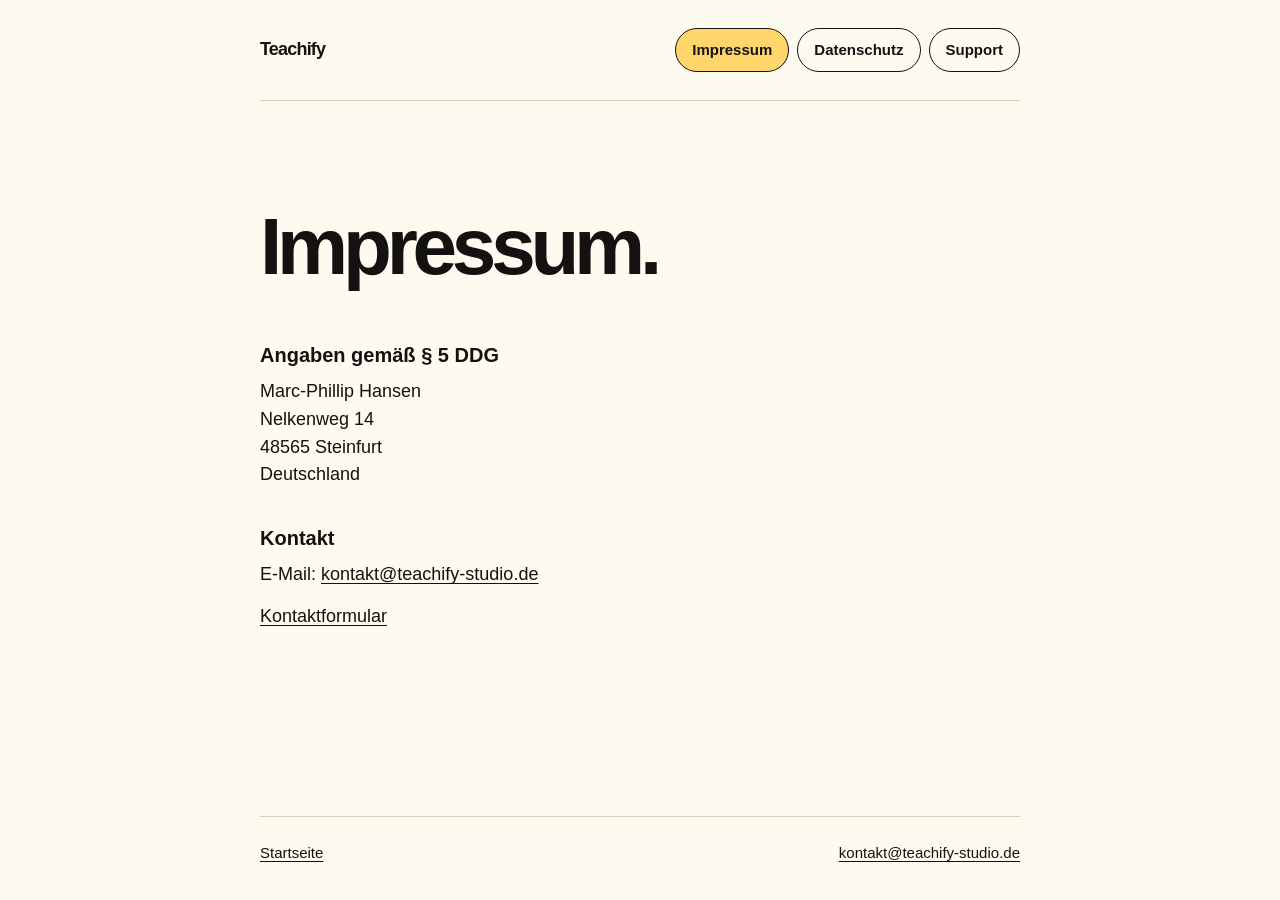
<file: impressum/index.html>
<!doctype html>
<html lang="de">
<head>
  <meta charset="utf-8">
  <meta name="viewport" content="width=device-width, initial-scale=1">
  <meta name="description" content="Impressum für Teachify.">
  <title>Impressum – Teachify</title>
  <link rel="stylesheet" href="../styles.css">
</head>
<body>
  <div class="page">
    <header class="masthead">
      <a class="brand" href="../" aria-label="Teachify – Startseite">Teachify</a>
      <nav aria-label="Seitennavigation">
        <a class="nav-link" href="./" aria-current="page">Impressum</a>
        <a class="nav-link" href="../datenschutz/">Datenschutz</a>
        <a class="nav-link" href="../support/">Support</a>
      </nav>
    </header>
    <main class="document">
      <h1>Impressum.</h1>
      <section aria-labelledby="anbieter">
        <h2 id="anbieter">Angaben gemäß § 5 DDG</h2>
        <address>
          Marc-Phillip Hansen<br>
          Nelkenweg 14<br>
          48565 Steinfurt<br>
          Deutschland
        </address>
      </section>
      <section aria-labelledby="kontakt">
        <h2 id="kontakt">Kontakt</h2>
        <p>E-Mail: <a href="mailto:kontakt@teachify-studio.de">kontakt@teachify-studio.de</a></p>
        <p><a href="/teachify-legal/support/#kontakt">Kontaktformular</a></p>
      </section>
    </main>
    <footer class="footer">
      <a href="../">Startseite</a>
      <a href="mailto:kontakt@teachify-studio.de">kontakt@teachify-studio.de</a>
    </footer>
  </div>
</body>
</html>
</file>
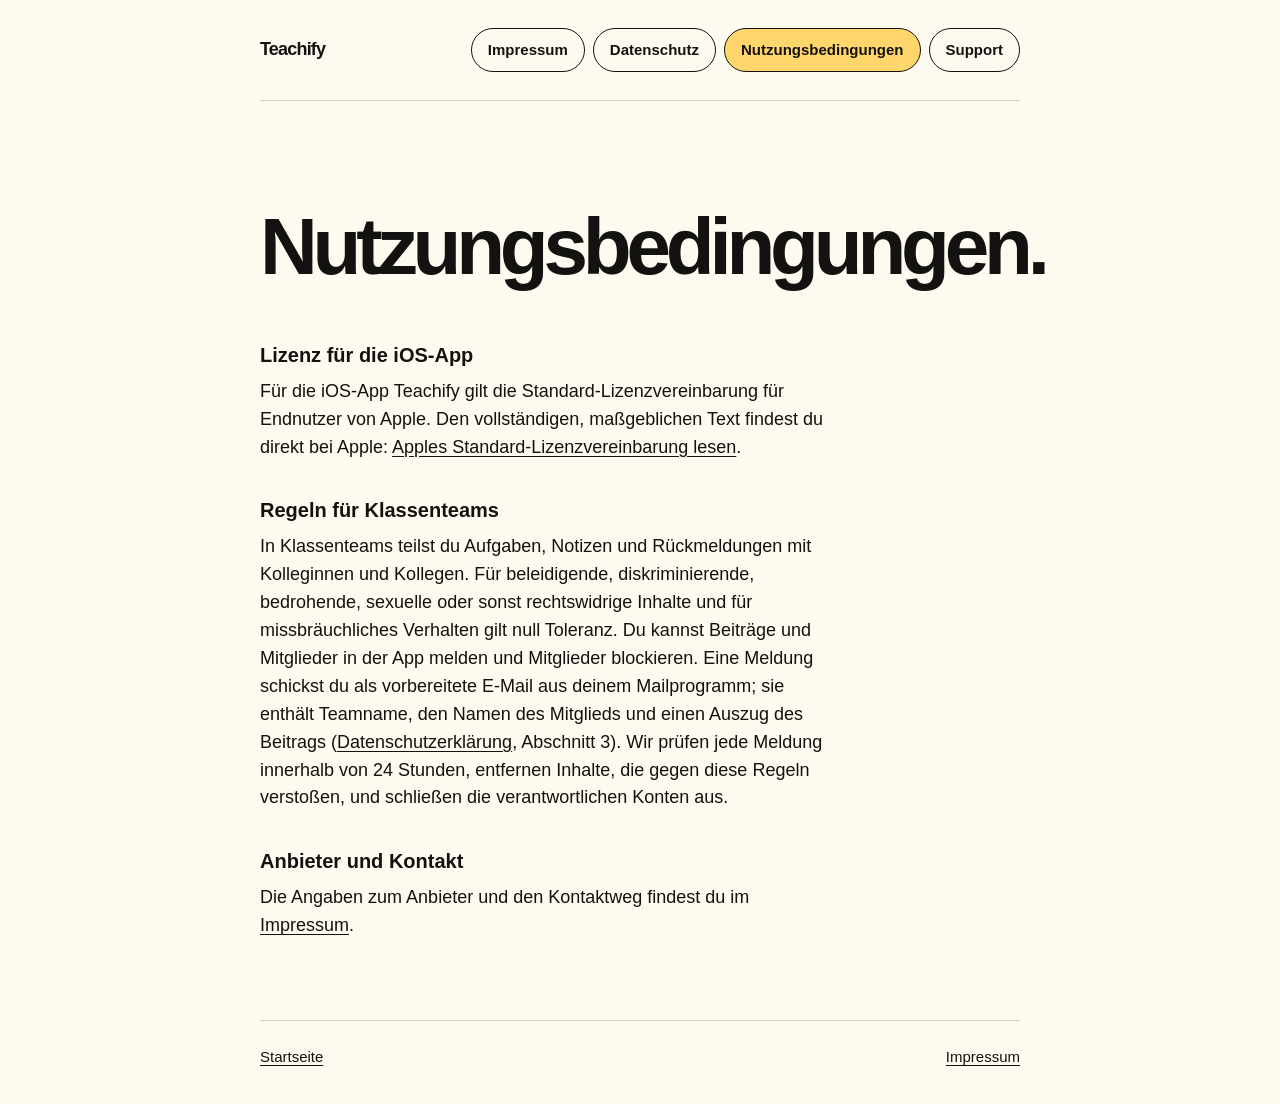
<file: nutzungsbedingungen/index.html>
<!doctype html>
<html lang="de">
<head>
  <meta charset="utf-8">
  <meta name="viewport" content="width=device-width, initial-scale=1">
  <meta name="description" content="Nutzungsbedingungen für die iOS-App Teachify.">
  <title>Nutzungsbedingungen – Teachify</title>
  <link rel="stylesheet" href="../styles.css">
</head>
<body>
  <div class="page">
    <header class="masthead">
      <a class="brand" href="../" aria-label="Teachify – Startseite">Teachify</a>
      <nav aria-label="Seitennavigation">
        <a class="nav-link" href="../impressum/">Impressum</a>
        <a class="nav-link" href="../datenschutz/">Datenschutz</a>
        <a class="nav-link" href="./" aria-current="page">Nutzungsbedingungen</a>
        <a class="nav-link" href="../support/">Support</a>
      </nav>
    </header>
    <main class="document">
      <h1>Nutzungsbedingungen.</h1>
      <section aria-labelledby="lizenz">
        <h2 id="lizenz">Lizenz für die iOS-App</h2>
        <p>Für die iOS-App Teachify gilt die Standard-Lizenzvereinbarung für Endnutzer von Apple. Den vollständigen, maßgeblichen Text findest du direkt bei Apple: <a href="https://www.apple.com/legal/internet-services/itunes/dev/stdeula/">Apples Standard-Lizenzvereinbarung lesen</a>.</p>
      </section>
      <section aria-labelledby="klassenteams">
        <h2 id="klassenteams">Regeln für Klassenteams</h2>
        <p>In Klassenteams teilst du Aufgaben, Notizen und Rückmeldungen mit Kolleginnen und Kollegen. Für beleidigende, diskriminierende, bedrohende, sexuelle oder sonst rechtswidrige Inhalte und für missbräuchliches Verhalten gilt null Toleranz. Du kannst Beiträge und Mitglieder in der App melden und Mitglieder blockieren. Eine Meldung schickst du als vorbereitete E-Mail aus deinem Mailprogramm; sie enthält Teamname, den Namen des Mitglieds und einen Auszug des Beitrags (<a href="../datenschutz/">Datenschutzerklärung</a>, Abschnitt 3). Wir prüfen jede Meldung innerhalb von 24 Stunden, entfernen Inhalte, die gegen diese Regeln verstoßen, und schließen die verantwortlichen Konten aus.</p>
      </section>
      <section aria-labelledby="kontakt">
        <h2 id="kontakt">Anbieter und Kontakt</h2>
        <p>Die Angaben zum Anbieter und den Kontaktweg findest du im <a href="../impressum/">Impressum</a>.</p>
      </section>
    </main>
    <footer class="footer">
      <a href="../">Startseite</a>
      <a href="../impressum/">Impressum</a>
    </footer>
  </div>
</body>
</html>
</file>
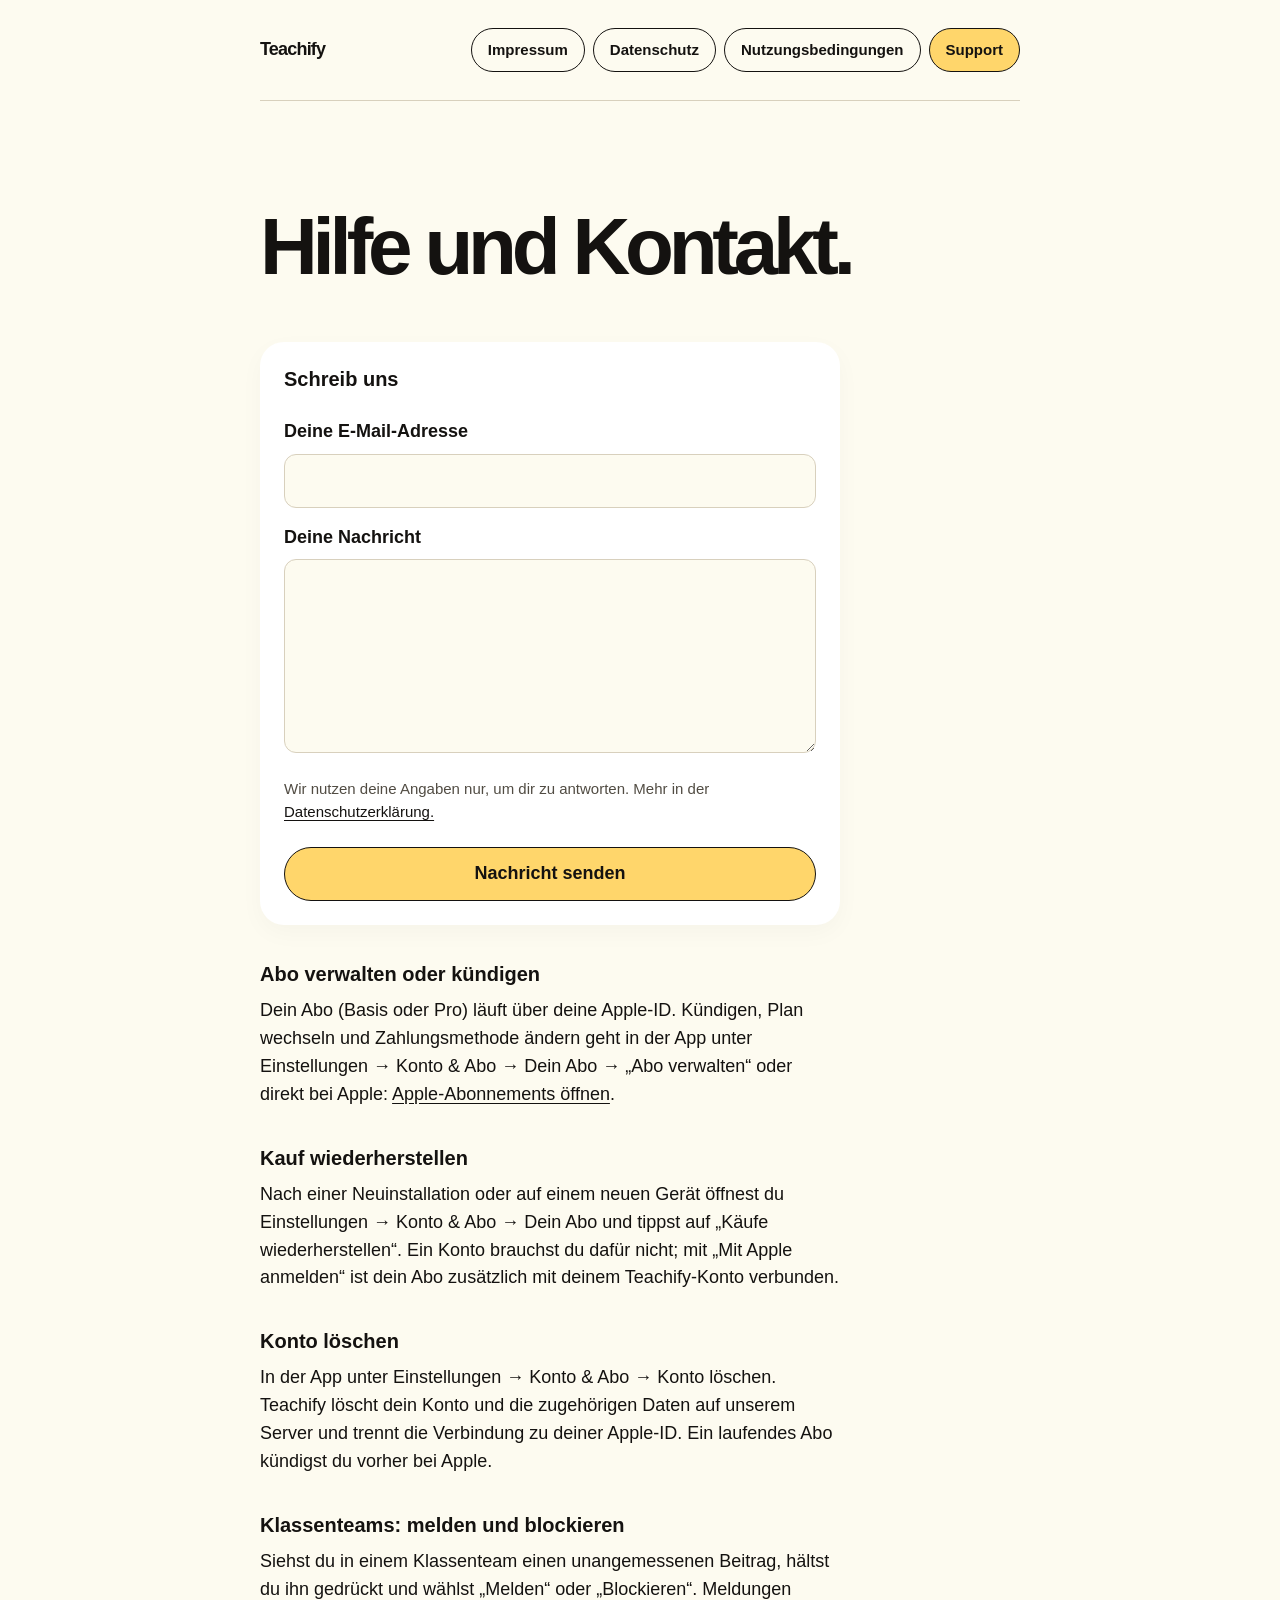
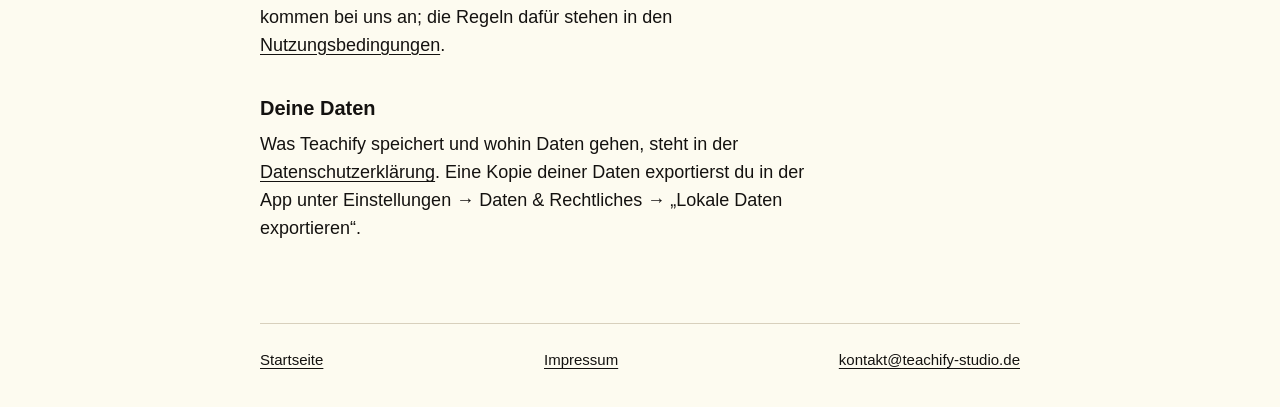
<file: support/index.html>
<!doctype html>
<html lang="de">
<head>
  <meta charset="utf-8">
  <meta name="viewport" content="width=device-width, initial-scale=1">
  <meta name="description" content="Hilfe und Kontakt für die iOS-App Teachify.">
  <title>Support – Teachify</title>
  <link rel="stylesheet" href="../styles.css">
  <script src="../kontakt.js" defer></script>
</head>
<body>
  <div class="page">
    <header class="masthead">
      <a class="brand" href="../" aria-label="Teachify – Startseite">Teachify</a>
      <nav aria-label="Seitennavigation">
        <a class="nav-link" href="../impressum/">Impressum</a>
        <a class="nav-link" href="../datenschutz/">Datenschutz</a>
        <a class="nav-link" href="../nutzungsbedingungen/">Nutzungsbedingungen</a>
        <a class="nav-link" href="./" aria-current="page">Support</a>
      </nav>
    </header>
    <main class="document">
      <h1>Hilfe und Kontakt.</h1>
      <section id="kontakt" class="kontakt-karte" aria-labelledby="kontakt-titel">
        <h2 id="kontakt-titel">Schreib uns</h2>
        <div id="kontakt-wechsel" class="kontakt-wechsel">
          <form id="kontakt-formular" class="kontakt-formular" novalidate aria-busy="false">
            <fieldset id="kontakt-felder" disabled>
              <label for="kontakt-email">Deine E-Mail-Adresse</label>
              <input id="kontakt-email" name="email" type="email" autocomplete="email" maxlength="254" required>
              <div id="kontakt-email-meldung" class="kontakt-meldung"><div><p id="kontakt-email-fehler" class="kontakt-fehler"></p></div></div>
              <label for="kontakt-nachricht">Deine Nachricht</label>
              <textarea id="kontakt-nachricht" name="nachricht" rows="6" maxlength="4000" required></textarea>
              <div id="kontakt-nachricht-meldung" class="kontakt-meldung"><div><p id="kontakt-nachricht-fehler" class="kontakt-fehler"></p></div></div>
              <p class="kontakt-zaehler"><span id="kontakt-rest" hidden></span></p>
              <div class="kontakt-honigtopf" aria-hidden="true">
                <label for="kontakt-website">Website</label>
                <input id="kontakt-website" name="website" type="text" autocomplete="off" tabindex="-1">
              </div>
              <p class="kontakt-hinweis">Wir nutzen deine Angaben nur, um dir zu antworten. Mehr in der <a href="/teachify-legal/datenschutz/">Datenschutzerklärung.</a></p>
            </fieldset>
            <div id="kontakt-fehler" class="kontakt-meldung" aria-live="polite"><div><p id="kontakt-fehlertext" class="kontakt-fehler"></p></div></div>
            <button id="kontakt-senden" class="button kontakt-senden" type="submit" disabled aria-label="Nachricht senden">
              <span class="kontakt-knopf-bereit" aria-hidden="true">Nachricht senden</span>
              <span id="kontakt-knopftext" class="kontakt-knopf-sendet" aria-hidden="true"></span>
            </button>
          </form>
          <div id="kontakt-erfolg" class="kontakt-erfolg" role="status" tabindex="-1" hidden>
            <span class="kontakt-haken" aria-hidden="true">✓</span>
            <p id="kontakt-danke">Danke, deine Nachricht ist angekommen.</p>
          </div>
        </div>
        <noscript><p>Das Formular braucht JavaScript. Schreib uns sonst an kontakt@teachify-studio.de.</p></noscript>
      </section>
      <section aria-labelledby="abo">
        <h2 id="abo">Abo verwalten oder kündigen</h2>
        <p>Dein Abo (Basis oder Pro) läuft über deine Apple-ID. Kündigen, Plan wechseln und Zahlungsmethode ändern geht in der App unter Einstellungen → Konto &amp; Abo → Dein Abo → „Abo verwalten“ oder direkt bei Apple: <a href="https://apps.apple.com/account/subscriptions">Apple-Abonnements öffnen</a>.</p>
      </section>
      <section aria-labelledby="wiederherstellen">
        <h2 id="wiederherstellen">Kauf wiederherstellen</h2>
        <p>Nach einer Neuinstallation oder auf einem neuen Gerät öffnest du Einstellungen → Konto &amp; Abo → Dein Abo und tippst auf „Käufe wiederherstellen“. Ein Konto brauchst du dafür nicht; mit „Mit Apple anmelden“ ist dein Abo zusätzlich mit deinem Teachify-Konto verbunden.</p>
      </section>
      <section aria-labelledby="loeschen">
        <h2 id="loeschen">Konto löschen</h2>
        <p>In der App unter Einstellungen → Konto &amp; Abo → Konto löschen. Teachify löscht dein Konto und die zugehörigen Daten auf unserem Server und trennt die Verbindung zu deiner Apple-ID. Ein laufendes Abo kündigst du vorher bei Apple.</p>
      </section>
      <section aria-labelledby="teams">
        <h2 id="teams">Klassenteams: melden und blockieren</h2>
        <p>Siehst du in einem Klassenteam einen unangemessenen Beitrag, hältst du ihn gedrückt und wählst „Melden“ oder „Blockieren“. Meldungen kommen bei uns an; die Regeln dafür stehen in den <a href="../nutzungsbedingungen/#klassenteams">Nutzungsbedingungen</a>.</p>
      </section>
      <section aria-labelledby="daten">
        <h2 id="daten">Deine Daten</h2>
        <p>Was Teachify speichert und wohin Daten gehen, steht in der <a href="../datenschutz/">Datenschutzerklärung</a>. Eine Kopie deiner Daten exportierst du in der App unter Einstellungen → Daten &amp; Rechtliches → „Lokale Daten exportieren“.</p>
      </section>
    </main>
    <footer class="footer">
      <a href="../">Startseite</a>
      <a href="../impressum/">Impressum</a>
      <a href="mailto:kontakt@teachify-studio.de">kontakt@teachify-studio.de</a>
    </footer>
  </div>
</body>
</html>
</file>
<file: styles.css>
:root {
  color-scheme: light;
  --cream: #fdfbf0;
  --cream-deep: #f7f3e4;
  --ink: #141210;
  --muted: #514c43;
  --honey: #ffd66b;
  --line: #d8d0bd;
}

* { box-sizing: border-box; }

html { font-size: 16px; }

body {
  min-height: 100vh;
  margin: 0;
  background: var(--cream);
  color: var(--ink);
  font-family: -apple-system, BlinkMacSystemFont, "Segoe UI", sans-serif;
  line-height: 1.55;
}

.page {
  width: min(100% - 40px, 760px);
  min-height: 100vh;
  margin: 0 auto;
  display: flex;
  flex-direction: column;
}

.masthead {
  display: flex;
  align-items: center;
  justify-content: space-between;
  gap: 24px;
  padding: 28px 0;
  border-bottom: 1px solid var(--line);
}

.brand {
  color: var(--ink);
  font-size: 1.125rem;
  font-weight: 800;
  letter-spacing: -0.045em;
  text-decoration: none;
}

.masthead nav { display: flex; gap: 8px; flex-wrap: wrap; }

.nav-link {
  display: inline-flex;
  min-height: 44px;
  align-items: center;
  justify-content: center;
  padding: 9px 16px;
  border: 1px solid var(--ink);
  border-radius: 999px;
  color: var(--ink);
  font-size: .9375rem;
  font-weight: 650;
  text-decoration: none;
}

.nav-link[aria-current="page"] { background: var(--honey); }
.nav-link:hover { background: var(--cream-deep); }
.nav-link[aria-current="page"]:hover { background: var(--honey); }

main { flex: 1; }

.hero { padding: clamp(76px, 13vw, 148px) 0 64px; }
.hero h1, .document h1 {
  max-width: 650px;
  margin: 0;
  font-size: clamp(2.6rem, 8vw, 5rem);
  font-weight: 800;
  letter-spacing: -0.065em;
  line-height: 1.06;
}

.hero p {
  max-width: 560px;
  margin: 24px 0 0;
  color: var(--muted);
  font-size: clamp(1.125rem, 2.5vw, 1.375rem);
}

.actions { display: flex; gap: 12px; flex-wrap: wrap; margin-top: 36px; }
.button {
  display: inline-flex;
  min-height: 52px;
  align-items: center;
  justify-content: center;
  padding: 12px 24px;
  border: 1px solid var(--ink);
  border-radius: 999px;
  background: var(--honey);
  color: var(--ink);
  font-weight: 750;
  text-decoration: none;
}
.button.secondary { background: transparent; }
.button:hover { background: #f4c747; }
.button.secondary:hover { background: var(--cream-deep); }

.document { padding: clamp(56px, 10vw, 104px) 0 80px; }
.document h1 { margin-bottom: 52px; }
.document section { max-width: 580px; margin-top: 36px; }
.document h2 { margin: 0 0 10px; font-size: 1.25rem; line-height: 1.3; }
.document p, .document address { margin: 0; font-size: 1.125rem; font-style: normal; }
.document a { color: var(--ink); text-underline-offset: 3px; }
.document .stand { margin: -36px 0 0; color: var(--muted); font-size: 1rem; }
.document section > p + p, .document address + p, .document ul + p, .document p + ul { margin-top: 14px; }
.document ul { margin: 0; padding-left: 1.25em; font-size: 1.125rem; }
.document li + li { margin-top: 8px; }
.document .tabelle { max-width: 100%; overflow-x: auto; margin-top: 8px; border: 1px solid var(--line); border-radius: 16px; }
.document table { width: 100%; min-width: 640px; border-collapse: collapse; font-size: .9375rem; line-height: 1.45; }
.document th, .document td { padding: 12px 14px; text-align: left; vertical-align: top; border-bottom: 1px solid var(--line); }
.document thead th { background: var(--cream-deep); font-weight: 750; }
.document tbody tr:last-child td { border-bottom: 0; }
.document section:has(.tabelle) { max-width: 100%; }

.footer {
  display: flex;
  justify-content: space-between;
  gap: 16px;
  flex-wrap: wrap;
  padding: 24px 0 36px;
  border-top: 1px solid var(--line);
  color: var(--muted);
  font-size: .9375rem;
}
.footer a { color: var(--ink); text-underline-offset: 3px; }

a:focus-visible { outline: 3px solid var(--ink); outline-offset: 4px; }

@media (max-width: 520px) {
  .page { width: min(100% - 32px, 760px); }
  .masthead { align-items: flex-start; flex-direction: column; padding: 20px 0; }
  .hero { padding-top: 88px; }
  .actions { flex-direction: column; align-items: stretch; }
  .button { width: 100%; }
}

:root { --teal: #0f766e; --coral: #f07167; --coral-text: #b9382d; }

.kontakt-karte {
  padding: 24px;
  border-radius: 24px;
  background: #fff;
  box-shadow: 0 8px 24px #14121008;
  scroll-margin-top: 24px;
}
.kontakt-formular { font-size: 1.125rem; }
.kontakt-formular, .kontakt-erfolg { transition: opacity 240ms ease; }
.kontakt-formular.verschwindet { opacity: 0; }
.kontakt-wechsel { transition: height 240ms ease; overflow: hidden; }
.kontakt-formular fieldset { min-width: 0; margin: 0; padding: 0; border: 0; }
.kontakt-formular label { display: block; margin: 16px 0 8px; font-weight: 650; }
.kontakt-formular input, .kontakt-formular textarea {
  display: block;
  width: 100%;
  min-width: 0;
  max-width: 100%;
  padding: 12px;
  border: 1px solid var(--line);
  border-radius: 12px;
  background: var(--cream);
  color: var(--ink);
  font: inherit;
  overflow-wrap: anywhere;
}
.kontakt-formular textarea { resize: vertical; }
.kontakt-formular input:focus-visible, .kontakt-formular textarea:focus-visible, .kontakt-senden:focus-visible {
  outline: 3px solid var(--ink);
  outline-offset: 2px;
}
.kontakt-formular [aria-invalid="true"] { border-color: var(--coral); }
.kontakt-formular :disabled { opacity: .7; }
.kontakt-honigtopf { position: absolute; left: -10000px; width: 1px; height: 1px; overflow: hidden; }
.document .kontakt-hinweis, .document .kontakt-zaehler, .document .kontakt-fehler { font-size: .9375rem; }
.document .kontakt-hinweis, .document .kontakt-zaehler { color: var(--muted); }
.kontakt-zaehler { min-height: 24px; text-align: right; }
.kontakt-meldung { display: grid; grid-template-rows: 0fr; opacity: 0; transition: grid-template-rows 240ms ease, opacity 240ms ease; }
.kontakt-meldung > div { overflow: hidden; }
.kontakt-meldung.sichtbar { grid-template-rows: 1fr; opacity: 1; }
.document .kontakt-fehler { color: var(--coral-text); padding-top: 8px; overflow-wrap: anywhere; }
.kontakt-senden { display: grid; min-height: 52px; width: 100%; margin-top: 24px; font: inherit; font-weight: 750; cursor: pointer; }
.kontakt-senden:disabled { cursor: wait; }
.kontakt-knopf-bereit, .kontakt-knopf-sendet { grid-area: 1 / 1; transition: opacity 160ms ease; }
.kontakt-knopf-sendet, .sendet .kontakt-knopf-bereit { opacity: 0; }
.sendet .kontakt-knopf-sendet { opacity: 1; }
.kontakt-erfolg { opacity: 0; display: flex; align-items: flex-start; gap: 12px; }
.kontakt-erfolg.sichtbar { opacity: 1; }
.kontakt-erfolg[hidden], .kontakt-formular[hidden] { display: none; }
.kontakt-haken { color: var(--teal); font-size: 1.25rem; font-weight: 800; }

@media (prefers-reduced-motion: reduce) {
  .kontakt-formular, .kontakt-erfolg, .kontakt-wechsel, .kontakt-meldung, .kontakt-knopf-bereit, .kontakt-knopf-sendet { transition: none; }
}
</file>
